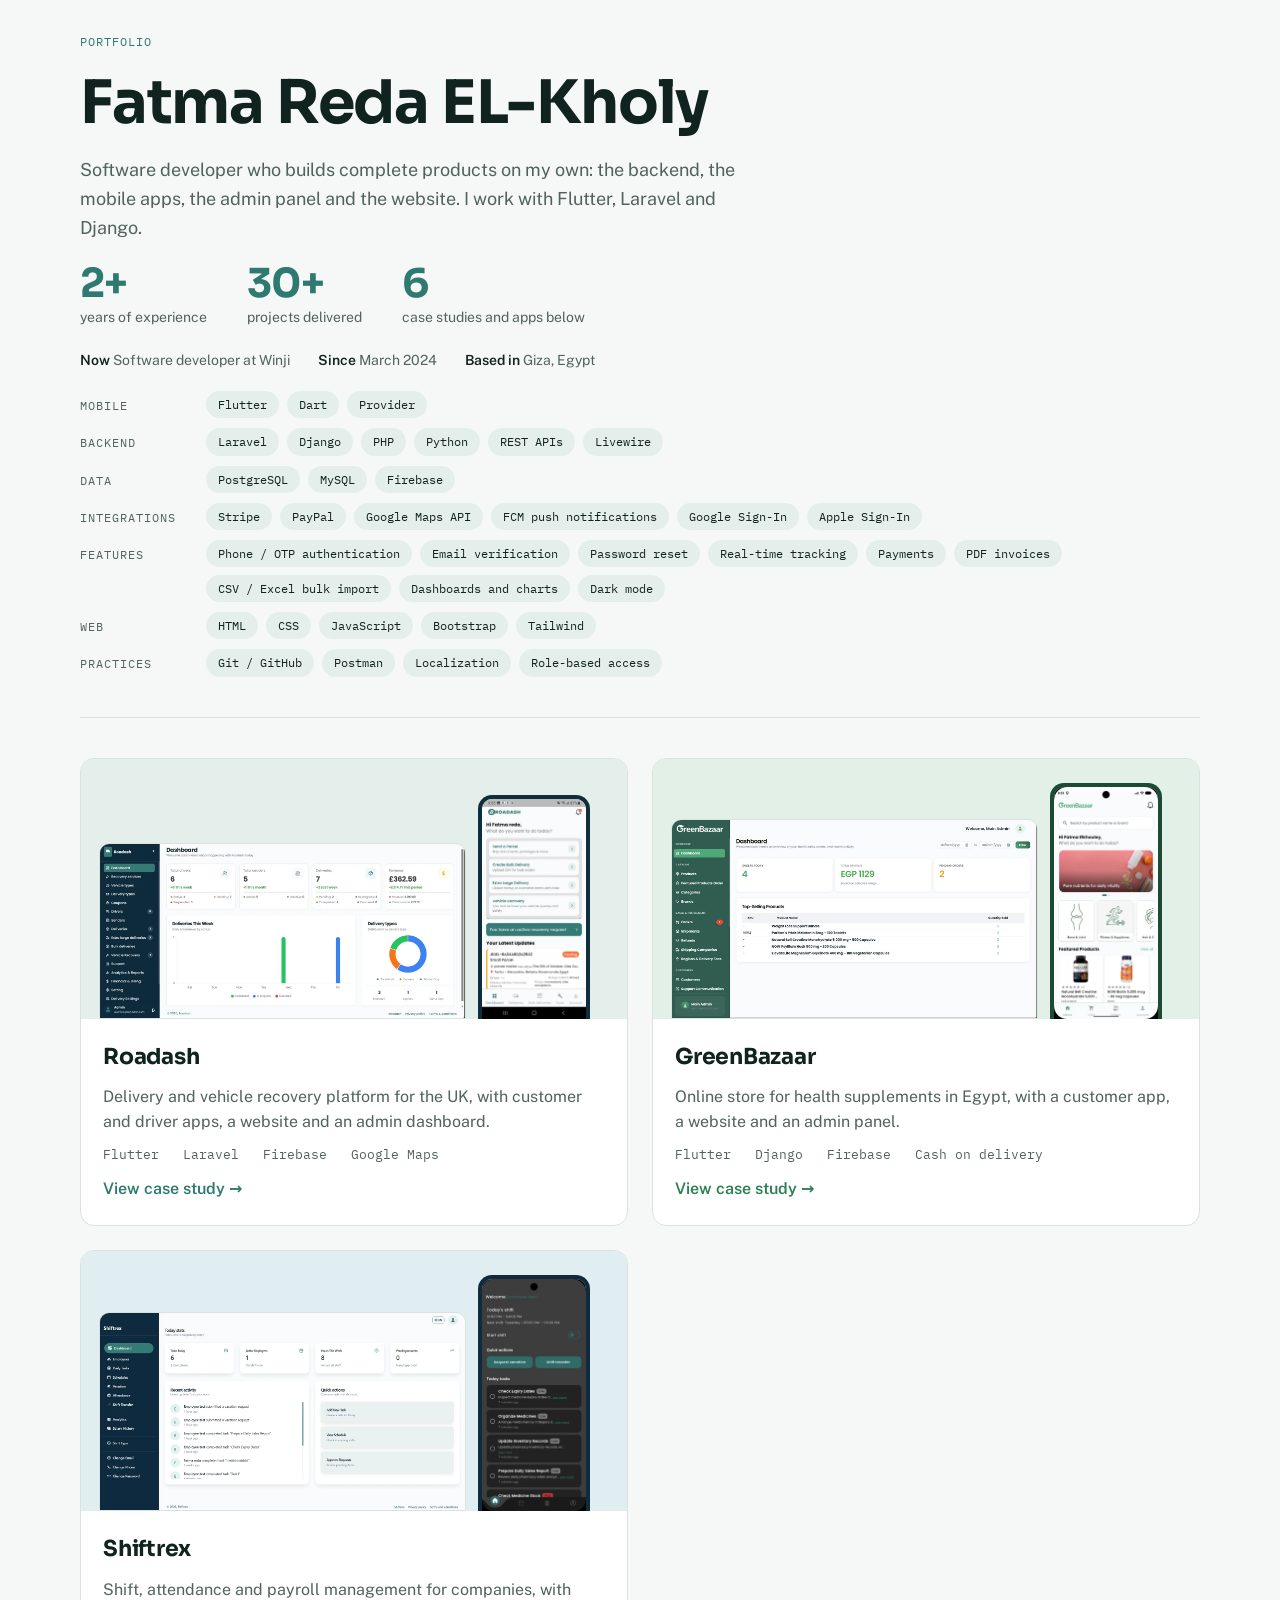
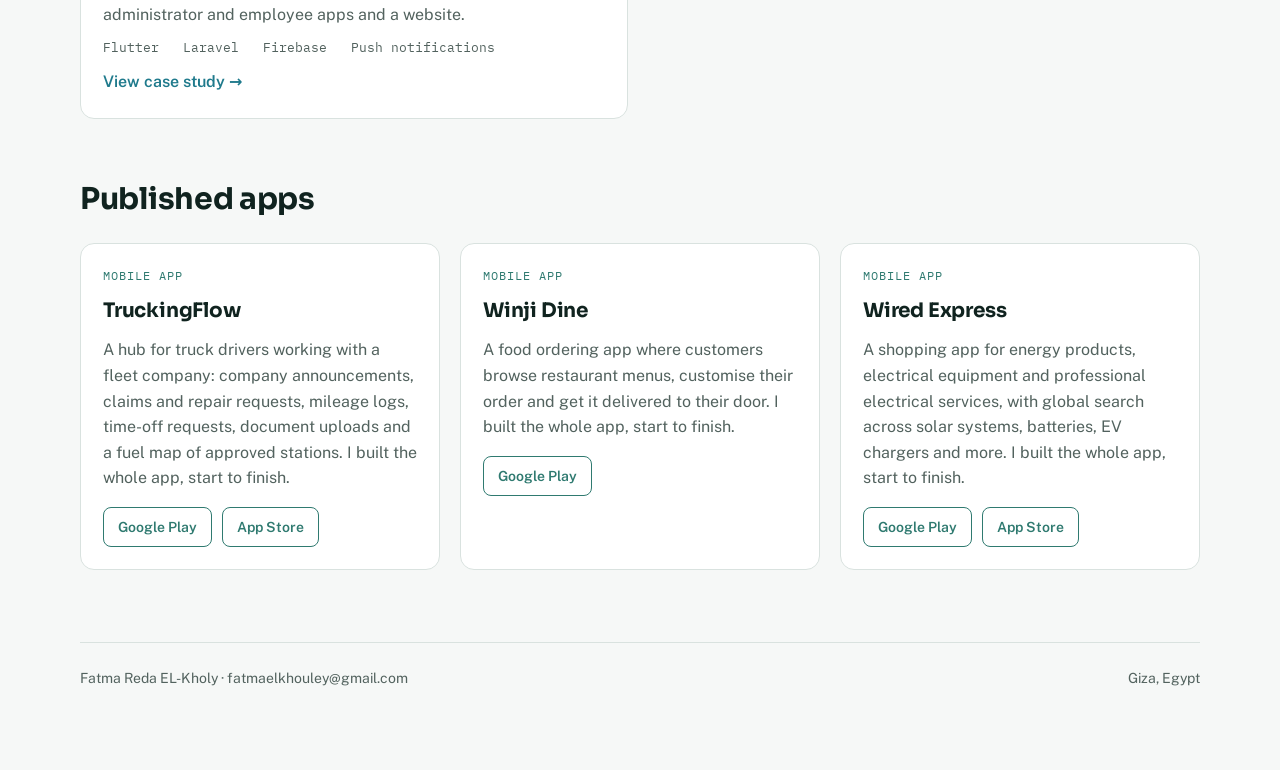
<file: index.html>
<!doctype html><html lang="en"><head><meta charset="utf-8"><meta name="viewport" content="width=device-width,initial-scale=1"><title>Fatma Reda Portfolio</title><link rel="stylesheet" href="https://fonts.googleapis.com/css2?family=Sora:wght@500;700&family=Public+Sans:wght@400;500;600&family=IBM+Plex+Mono:wght@400;500&display=swap"><link rel="stylesheet" href="style.css"></head><body><div class="wrap">
<header><div class="kicker">Portfolio</div><h1>Fatma Reda EL-Kholy</h1>
<p class="lede">Software developer who builds complete products on my own: the backend, the mobile apps, the admin panel and the website. I work with Flutter, Laravel and Django.</p>
<div class="stats"><div><b>2+</b><span>years of experience</span></div><div><b>30+</b><span>projects delivered</span></div><div><b>6</b><span>case studies and apps below</span></div></div>
<div class="meta"><span><b>Now</b> Software developer at Winji</span><span><b>Since</b> March 2024</span><span><b>Based in</b> Giza, Egypt</span></div>
<div class="skills"><div class="skill"><span class="skill-label">Mobile</span><ul class="chips"><li>Flutter</li><li>Dart</li><li>Provider</li></ul></div><div class="skill"><span class="skill-label">Backend</span><ul class="chips"><li>Laravel</li><li>Django</li><li>PHP</li><li>Python</li><li>REST APIs</li><li>Livewire</li></ul></div><div class="skill"><span class="skill-label">Data</span><ul class="chips"><li>PostgreSQL</li><li>MySQL</li><li>Firebase</li></ul></div><div class="skill"><span class="skill-label">Integrations</span><ul class="chips"><li>Stripe</li><li>PayPal</li><li>Google Maps API</li><li>FCM push notifications</li><li>Google Sign-In</li><li>Apple Sign-In</li></ul></div><div class="skill"><span class="skill-label">Features</span><ul class="chips"><li>Phone / OTP authentication</li><li>Email verification</li><li>Password reset</li><li>Real-time tracking</li><li>Payments</li><li>PDF invoices</li><li>CSV / Excel bulk import</li><li>Dashboards and charts</li><li>Dark mode</li></ul></div><div class="skill"><span class="skill-label">Web</span><ul class="chips"><li>HTML</li><li>CSS</li><li>JavaScript</li><li>Bootstrap</li><li>Tailwind</li></ul></div><div class="skill"><span class="skill-label">Practices</span><ul class="chips"><li>Git / GitHub</li><li>Postman</li><li>Localization</li><li>Role-based access</li></ul></div></div></header>
<div class="projects">
<a class="card" href="roadash.html" data-project="roadash"><div class="cover"><img class="wide" src="img/roadash/a1.webp" alt="Roadash admin dashboard"><img class="tall" src="img/roadash/c2.webp" alt="Roadash customer app"></div><div class="body"><h3>Roadash</h3><p>Delivery and vehicle recovery platform for the UK, with customer and driver apps, a website and an admin dashboard.</p><ul class="stack"><li>Flutter</li><li>Laravel</li><li>Firebase</li><li>Google Maps</li></ul><span class="more">View case study &rarr;</span></div></a>
<a class="card" href="greenbazaar.html" data-project="greenbazaar"><div class="cover"><img class="wide" src="img/greenbazaar/a1.webp" alt="GreenBazaar admin dashboard"><img class="tall" src="img/greenbazaar/c1.webp" alt="GreenBazaar customer app"></div><div class="body"><h3>GreenBazaar</h3><p>Online store for health supplements in Egypt, with a customer app, a website and an admin panel.</p><ul class="stack"><li>Flutter</li><li>Django</li><li>Firebase</li><li>Cash on delivery</li></ul><span class="more">View case study &rarr;</span></div></a>

<a class="card" href="shiftrex.html" data-project="shiftrex"><div class="cover"><img class="wide" src="img/shiftrex/wa2.webp" alt="Shiftrex administrator dashboard"><img class="tall" src="img/shiftrex/ae1.webp" alt="Shiftrex employee app"></div><div class="body"><h3>Shiftrex</h3><p>Shift, attendance and payroll management for companies, with administrator and employee apps and a website.</p><ul class="stack"><li>Flutter</li><li>Laravel</li><li>Firebase</li><li>Push notifications</li></ul><span class="more">View case study &rarr;</span></div></a>
</div>
<h2 class="apps-title">Published apps</h2>
<div class="apps">
<div class="app"><span class="kind">Mobile app</span><h3>TruckingFlow</h3><p>A hub for truck drivers working with a fleet company: company announcements, claims and repair requests, mileage logs, time-off requests, document uploads and a fuel map of approved stations. I built the whole app, start to finish.</p><div class="stores"><a href="https://play.google.com/store/apps/details?id=com.truckingflow.app&amp;hl=en-US" target="_blank" rel="noopener">Google Play</a><a href="https://apps.apple.com/eg/app/trucking-flow/id6738584455" target="_blank" rel="noopener">App Store</a></div></div>
<div class="app"><span class="kind">Mobile app</span><h3>Winji Dine</h3><p>A food ordering app where customers browse restaurant menus, customise their order and get it delivered to their door. I built the whole app, start to finish.</p><div class="stores"><a href="https://play.google.com/store/apps/details?id=com.winjidine.app&amp;hl=en-US" target="_blank" rel="noopener">Google Play</a></div></div>
<div class="app"><span class="kind">Mobile app</span><h3>Wired Express</h3><p>A shopping app for energy products, electrical equipment and professional electrical services, with global search across solar systems, batteries, EV chargers and more. I built the whole app, start to finish.</p><div class="stores"><a href="https://play.google.com/store/apps/details?id=com.wiredexpress01.app&amp;hl=en-US" target="_blank" rel="noopener">Google Play</a><a href="https://apps.apple.com/eg/app/wired-express/id6736981060" target="_blank" rel="noopener">App Store</a></div></div>
</div>
<footer><span>Fatma Reda EL-Kholy &middot; fatmaelkhouley@gmail.com</span><span>Giza, Egypt</span></footer></div></body></html>
</file>
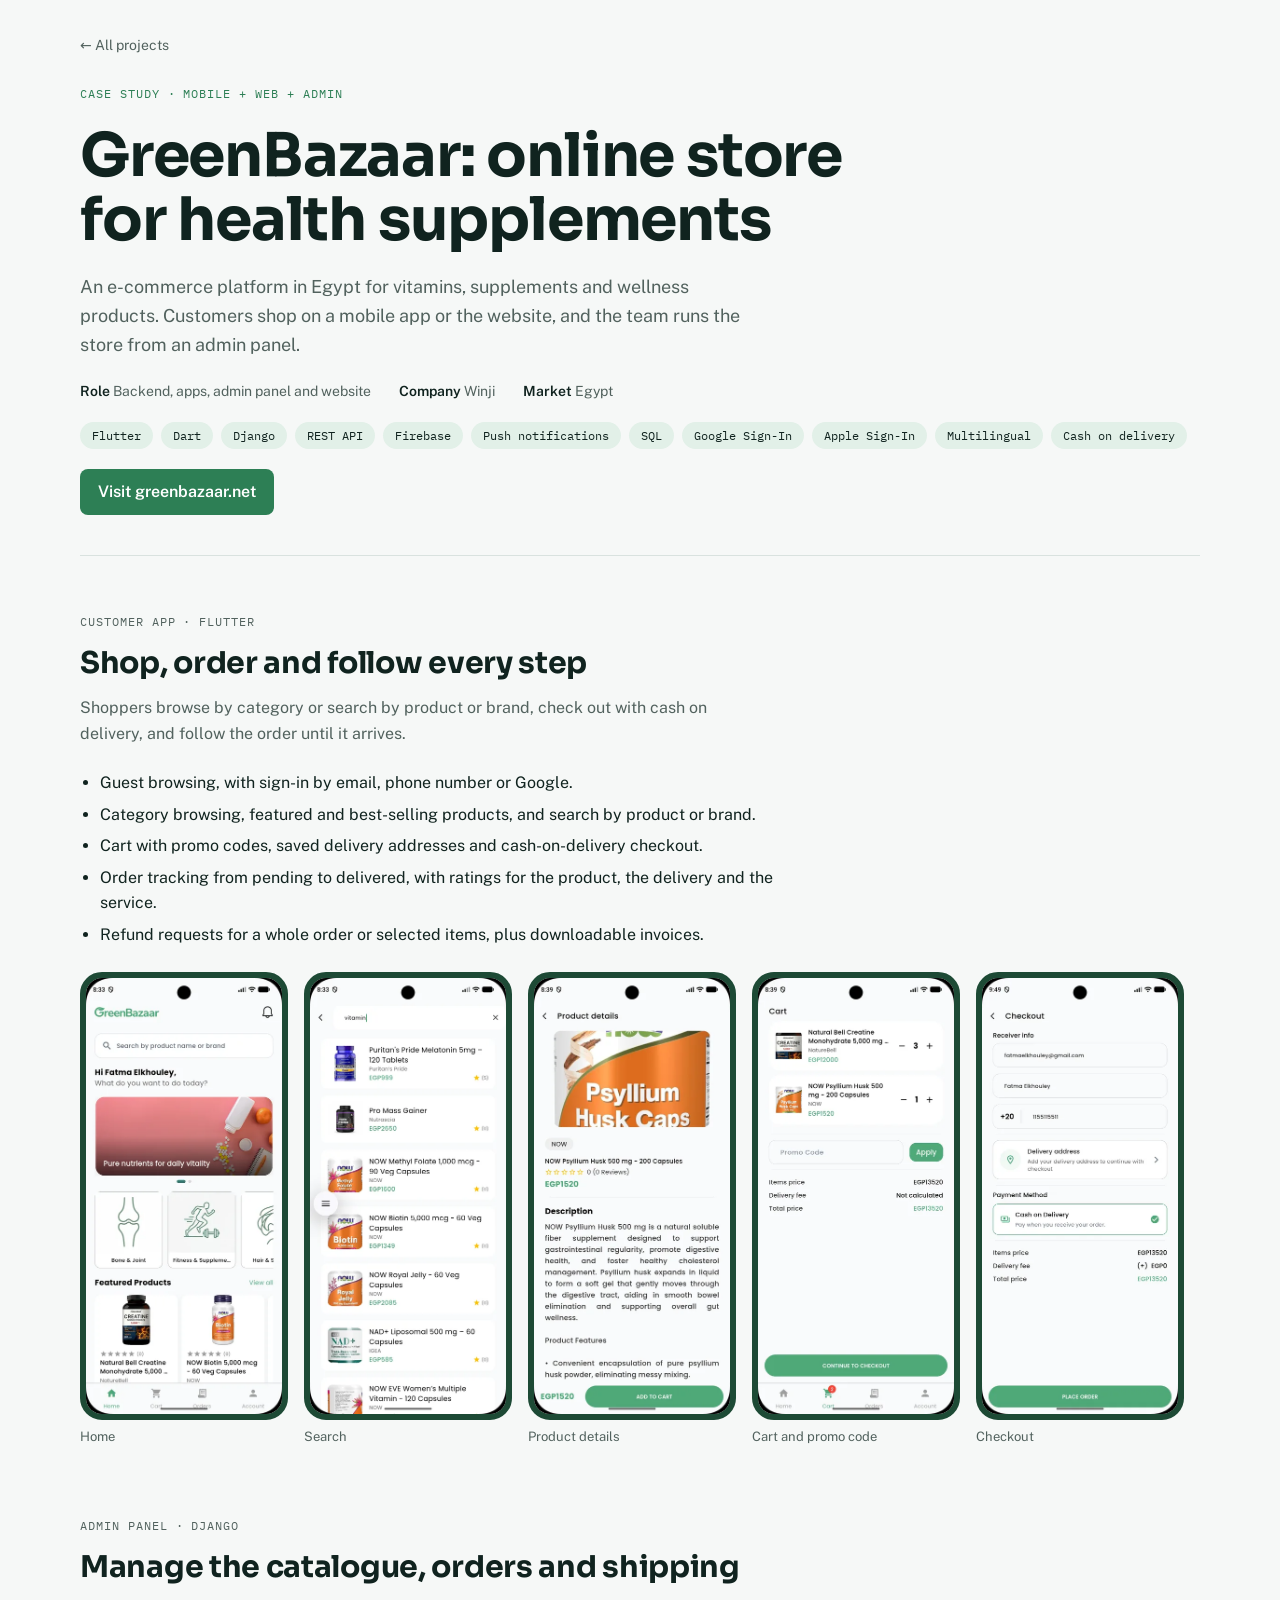
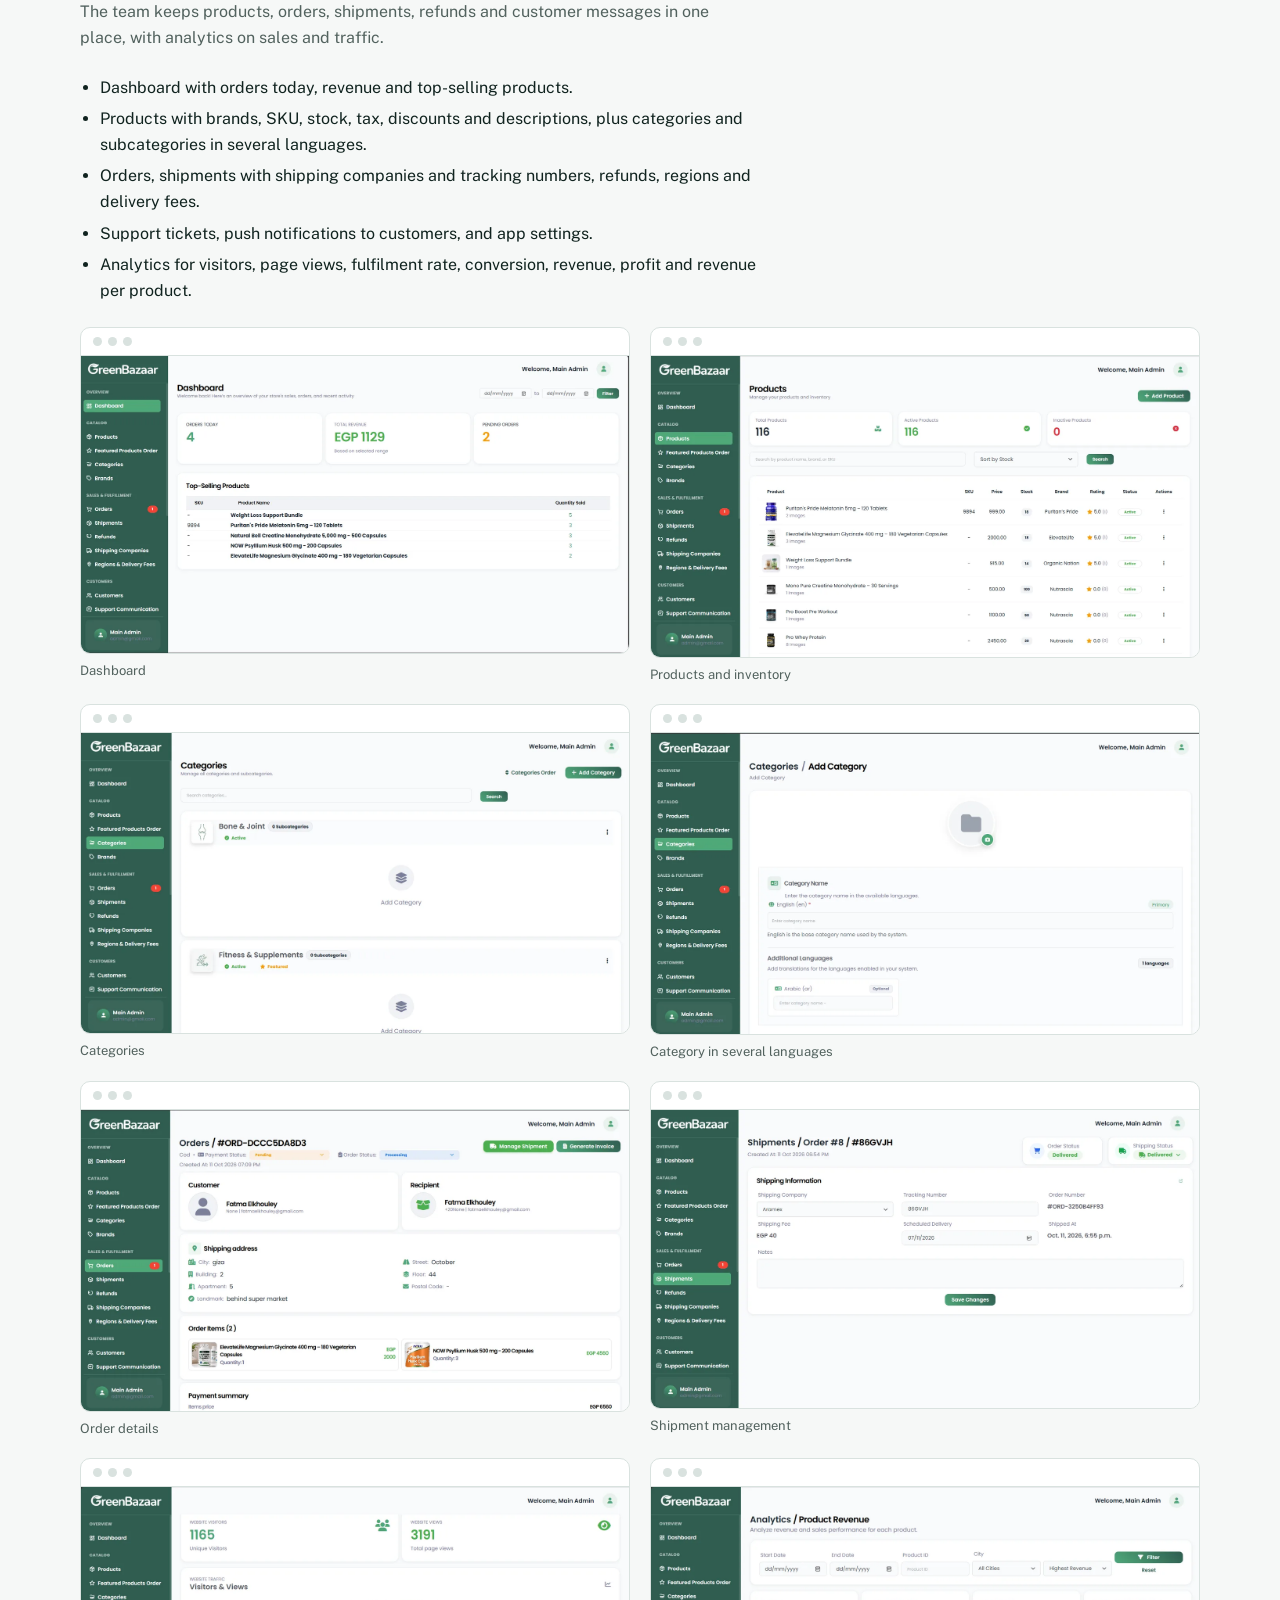
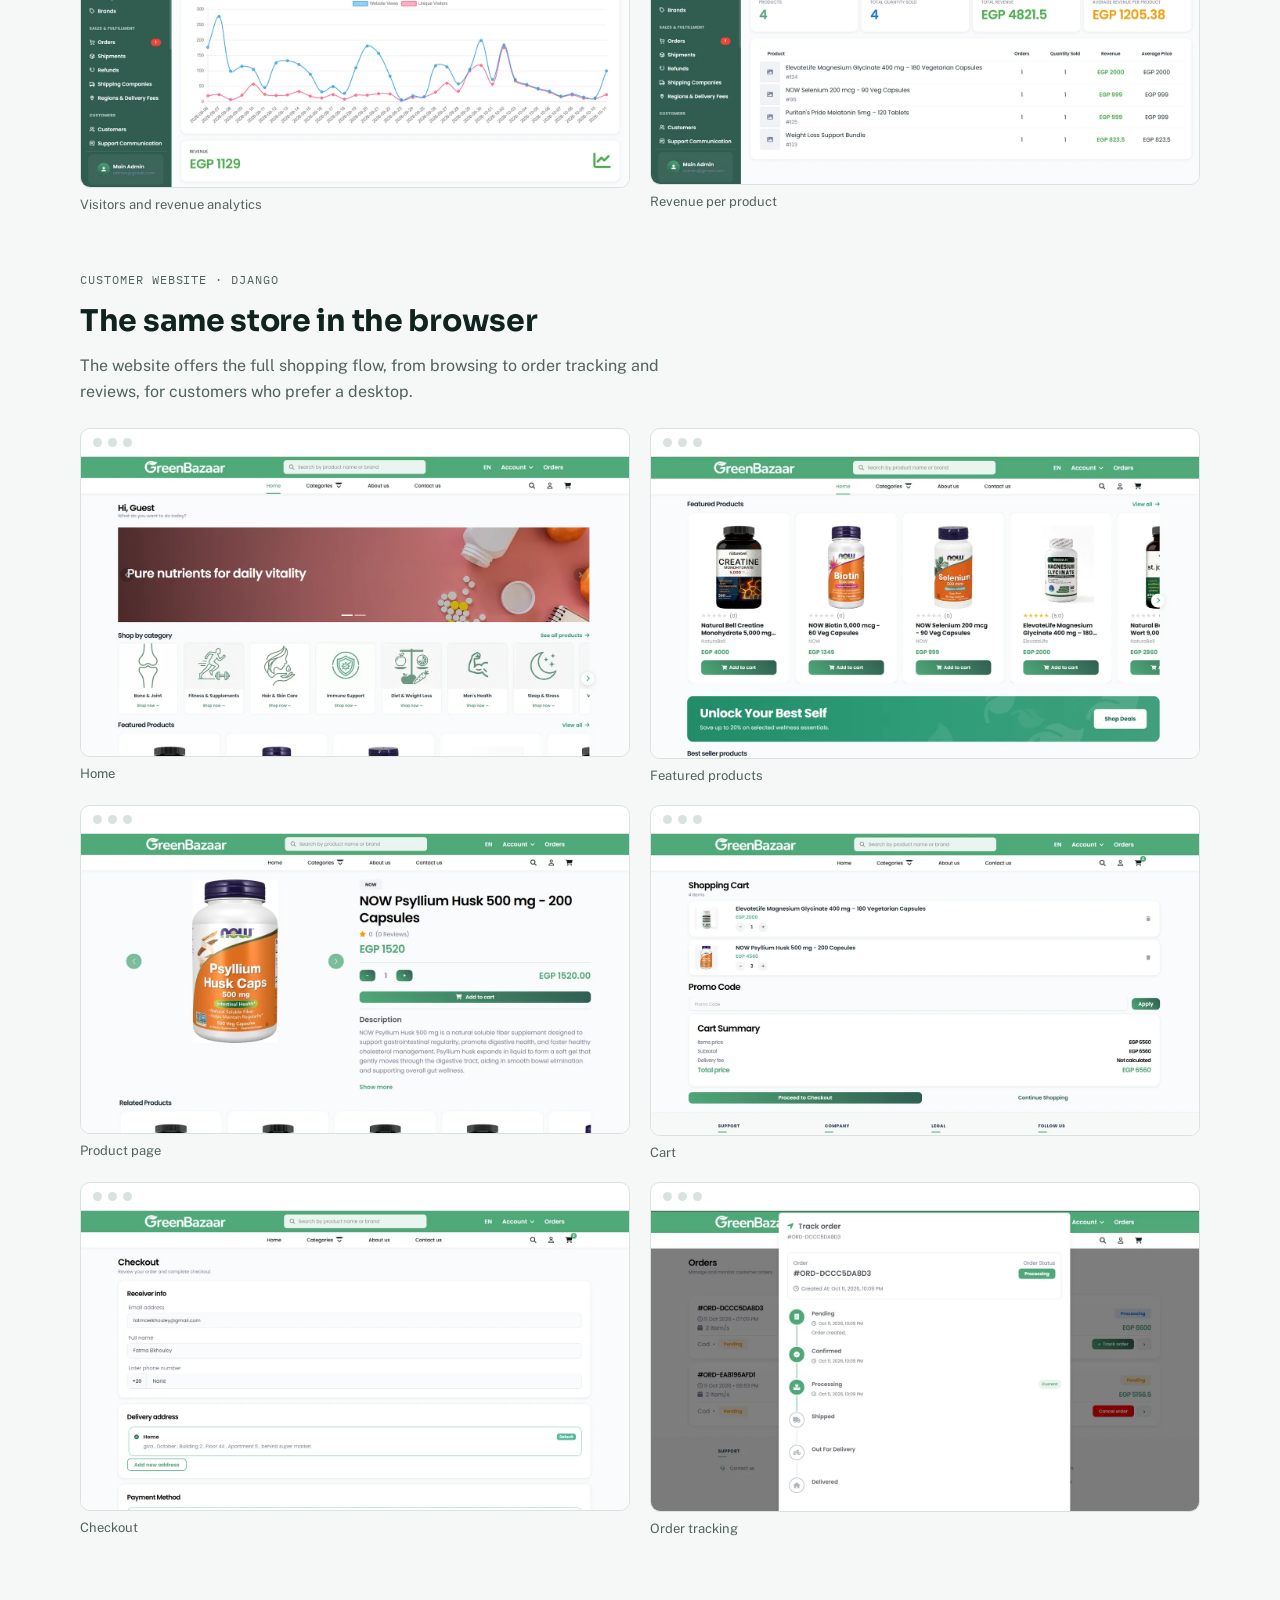
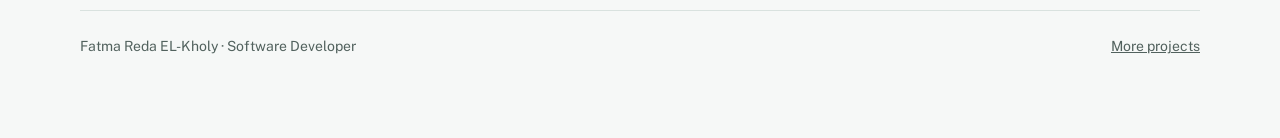
<file: greenbazaar.html>
<!doctype html><html lang="en" data-project="greenbazaar"><head><meta charset="utf-8"><meta name="viewport" content="width=device-width,initial-scale=1"><title>GreenBazaar Case Study</title><link rel="stylesheet" href="https://fonts.googleapis.com/css2?family=Sora:wght@500;700&family=Public+Sans:wght@400;500;600&family=IBM+Plex+Mono:wght@400;500&display=swap"><link rel="stylesheet" href="style.css"></head><body><div class="wrap">
<a class="back" href="index.html">&larr; All projects</a>
<header><div class="kicker">Case study · Mobile + Web + Admin</div><h1>GreenBazaar: online store for health supplements</h1><p class="lede">An e-commerce platform in Egypt for vitamins, supplements and wellness products. Customers shop on a mobile app or the website, and the team runs the store from an admin panel.</p><div class="meta"><span><b>Role</b> Backend, apps, admin panel and website</span><span><b>Company</b> Winji</span><span><b>Market</b> Egypt</span></div><ul class="chips"><li>Flutter</li><li>Dart</li><li>Django</li><li>REST API</li><li>Firebase</li><li>Push notifications</li><li>SQL</li><li>Google Sign-In</li><li>Apple Sign-In</li><li>Multilingual</li><li>Cash on delivery</li></ul><a class="link" href="https://greenbazaar.net/" target="_blank" rel="noopener">Visit greenbazaar.net</a></header>
<section><div class="head"><span class="tag">Customer app · Flutter</span><h2>Shop, order and follow every step</h2><p>Shoppers browse by category or search by product or brand, check out with cash on delivery, and follow the order until it arrives.</p></div><ul class="pts"><li>Guest browsing, with sign-in by email, phone number or Google.</li><li>Category browsing, featured and best-selling products, and search by product or brand.</li><li>Cart with promo codes, saved delivery addresses and cash-on-delivery checkout.</li><li>Order tracking from pending to delivered, with ratings for the product, the delivery and the service.</li><li>Refund requests for a whole order or selected items, plus downloadable invoices.</li></ul><div class="strip" tabindex="0" aria-label="Customer app screenshots"><figure class="phone"><img src="img/greenbazaar/c1.webp" alt="Home screen with categories and featured products" loading="lazy"><figcaption>Home</figcaption></figure><figure class="phone"><img src="img/greenbazaar/c2.webp" alt="Search results for vitamins" loading="lazy"><figcaption>Search</figcaption></figure><figure class="phone"><img src="img/greenbazaar/c3.webp" alt="Product details" loading="lazy"><figcaption>Product details</figcaption></figure><figure class="phone"><img src="img/greenbazaar/c4.webp" alt="Shopping cart with promo code" loading="lazy"><figcaption>Cart and promo code</figcaption></figure><figure class="phone"><img src="img/greenbazaar/c5.webp" alt="Checkout with cash on delivery" loading="lazy"><figcaption>Checkout</figcaption></figure><figure class="phone"><img src="img/greenbazaar/c6.webp" alt="Order tracking timeline" loading="lazy"><figcaption>Order tracking</figcaption></figure><figure class="phone"><img src="img/greenbazaar/c7.webp" alt="Rating the delivery and service" loading="lazy"><figcaption>Delivery and service rating</figcaption></figure><figure class="phone"><img src="img/greenbazaar/c8.webp" alt="Refund request with item selection" loading="lazy"><figcaption>Refund request</figcaption></figure><figure class="phone"><img src="img/greenbazaar/c9.webp" alt="Order invoice" loading="lazy"><figcaption>Invoice</figcaption></figure></div></section><section><div class="head"><span class="tag">Admin panel · Django</span><h2>Manage the catalogue, orders and shipping</h2><p>The team keeps products, orders, shipments, refunds and customer messages in one place, with analytics on sales and traffic.</p></div><ul class="pts"><li>Dashboard with orders today, revenue and top-selling products.</li><li>Products with brands, SKU, stock, tax, discounts and descriptions, plus categories and subcategories in several languages.</li><li>Orders, shipments with shipping companies and tracking numbers, refunds, regions and delivery fees.</li><li>Support tickets, push notifications to customers, and app settings.</li><li>Analytics for visitors, page views, fulfilment rate, conversion, revenue, profit and revenue per product.</li></ul><div class="grid"><figure class="shot"><div class="frame"><i><span></span><span></span><span></span></i><img src="img/greenbazaar/a1.webp" alt="Admin dashboard" loading="lazy"></div><figcaption>Dashboard</figcaption></figure><figure class="shot"><div class="frame"><i><span></span><span></span><span></span></i><img src="img/greenbazaar/a2.webp" alt="Products list" loading="lazy"></div><figcaption>Products and inventory</figcaption></figure><figure class="shot"><div class="frame"><i><span></span><span></span><span></span></i><img src="img/greenbazaar/a3.webp" alt="Categories" loading="lazy"></div><figcaption>Categories</figcaption></figure><figure class="shot"><div class="frame"><i><span></span><span></span><span></span></i><img src="img/greenbazaar/a4.webp" alt="Add category with translations" loading="lazy"></div><figcaption>Category in several languages</figcaption></figure><figure class="shot"><div class="frame"><i><span></span><span></span><span></span></i><img src="img/greenbazaar/a5.webp" alt="Order details" loading="lazy"></div><figcaption>Order details</figcaption></figure><figure class="shot"><div class="frame"><i><span></span><span></span><span></span></i><img src="img/greenbazaar/a6.webp" alt="Shipment details" loading="lazy"></div><figcaption>Shipment management</figcaption></figure><figure class="shot"><div class="frame"><i><span></span><span></span><span></span></i><img src="img/greenbazaar/a7.webp" alt="Visitors analytics chart" loading="lazy"></div><figcaption>Visitors and revenue analytics</figcaption></figure><figure class="shot"><div class="frame"><i><span></span><span></span><span></span></i><img src="img/greenbazaar/a8.webp" alt="Product revenue report" loading="lazy"></div><figcaption>Revenue per product</figcaption></figure></div></section><section><div class="head"><span class="tag">Customer website · Django</span><h2>The same store in the browser</h2><p>The website offers the full shopping flow, from browsing to order tracking and reviews, for customers who prefer a desktop.</p></div><div class="grid"><figure class="shot"><div class="frame"><i><span></span><span></span><span></span></i><img src="img/greenbazaar/w1.webp" alt="Website home page" loading="lazy"></div><figcaption>Home</figcaption></figure><figure class="shot"><div class="frame"><i><span></span><span></span><span></span></i><img src="img/greenbazaar/w2.webp" alt="Featured products" loading="lazy"></div><figcaption>Featured products</figcaption></figure><figure class="shot"><div class="frame"><i><span></span><span></span><span></span></i><img src="img/greenbazaar/w3.webp" alt="Product page" loading="lazy"></div><figcaption>Product page</figcaption></figure><figure class="shot"><div class="frame"><i><span></span><span></span><span></span></i><img src="img/greenbazaar/w4.webp" alt="Shopping cart" loading="lazy"></div><figcaption>Cart</figcaption></figure><figure class="shot"><div class="frame"><i><span></span><span></span><span></span></i><img src="img/greenbazaar/w5.webp" alt="Checkout" loading="lazy"></div><figcaption>Checkout</figcaption></figure><figure class="shot"><div class="frame"><i><span></span><span></span><span></span></i><img src="img/greenbazaar/w6.webp" alt="Order tracking" loading="lazy"></div><figcaption>Order tracking</figcaption></figure></div></section>
<footer><span>Fatma Reda EL-Kholy &middot; Software Developer</span><a href="index.html">More projects</a></footer></div></body></html>
</file>
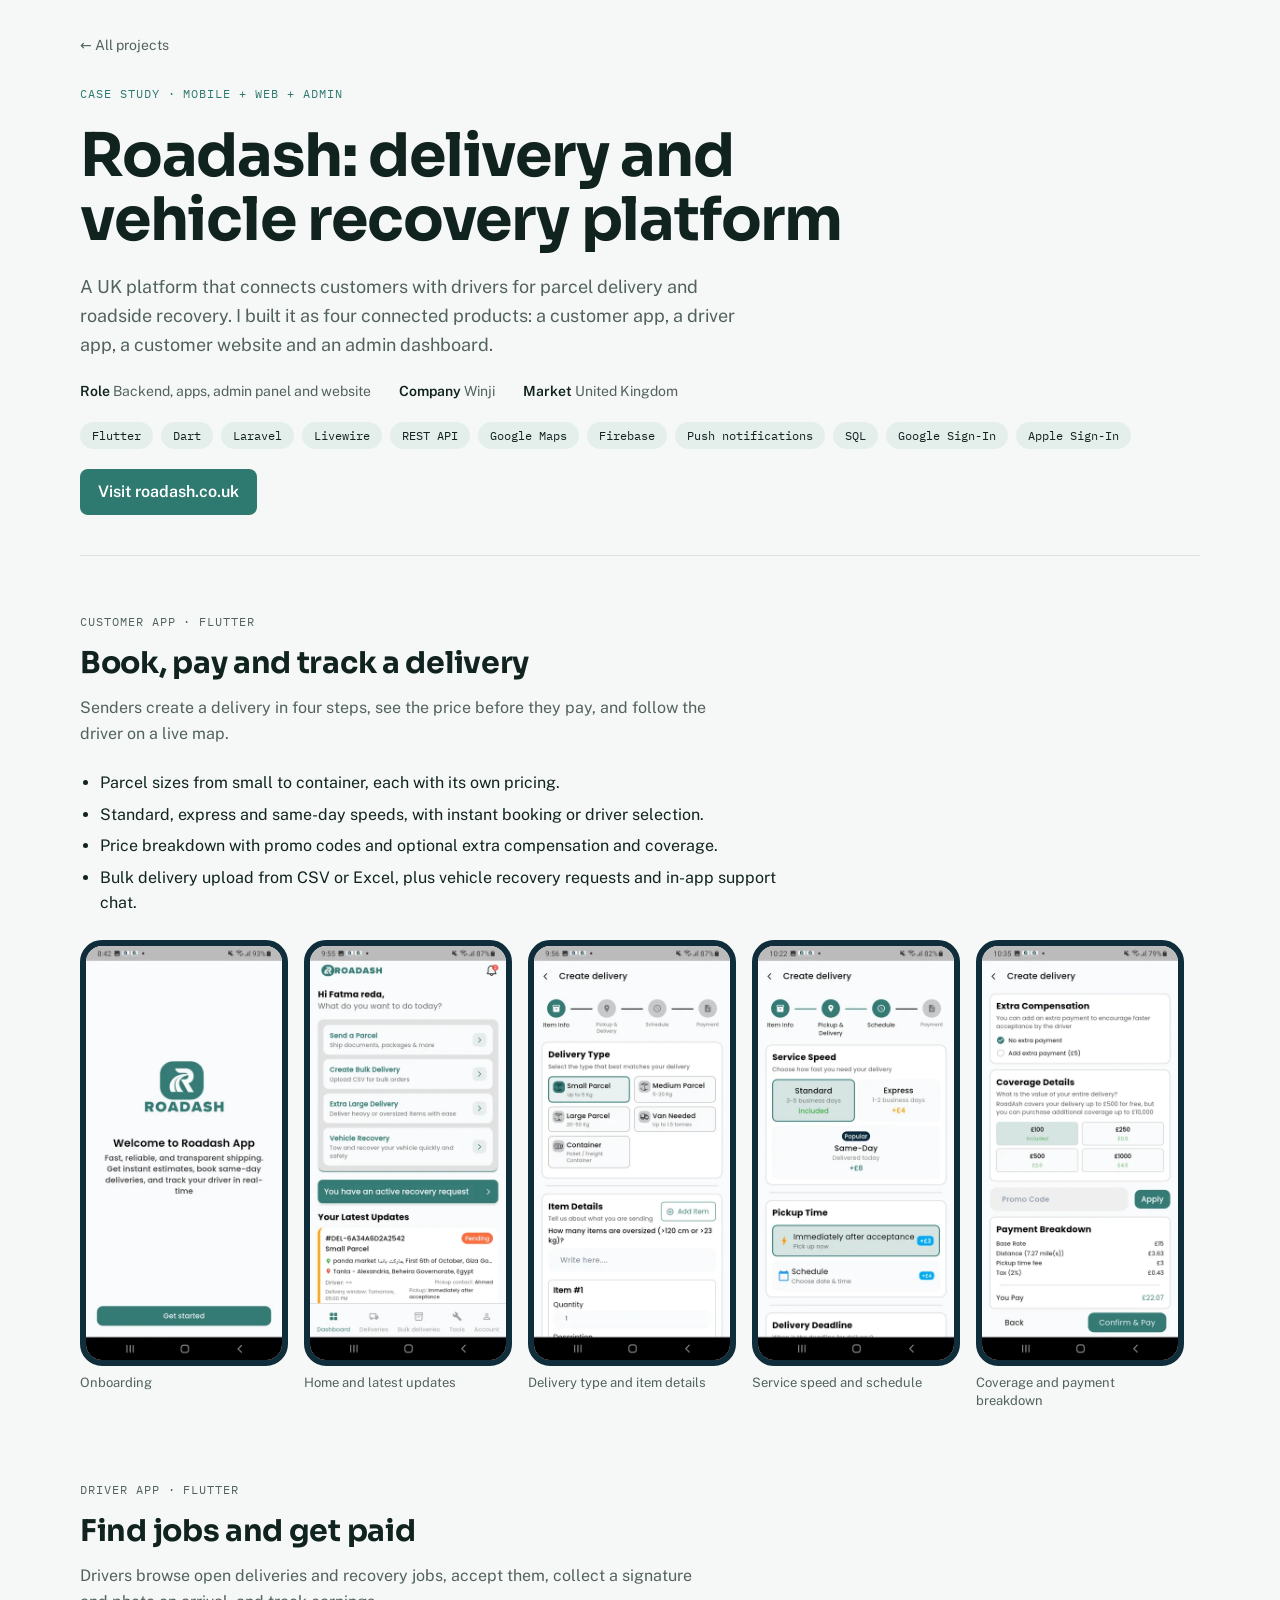
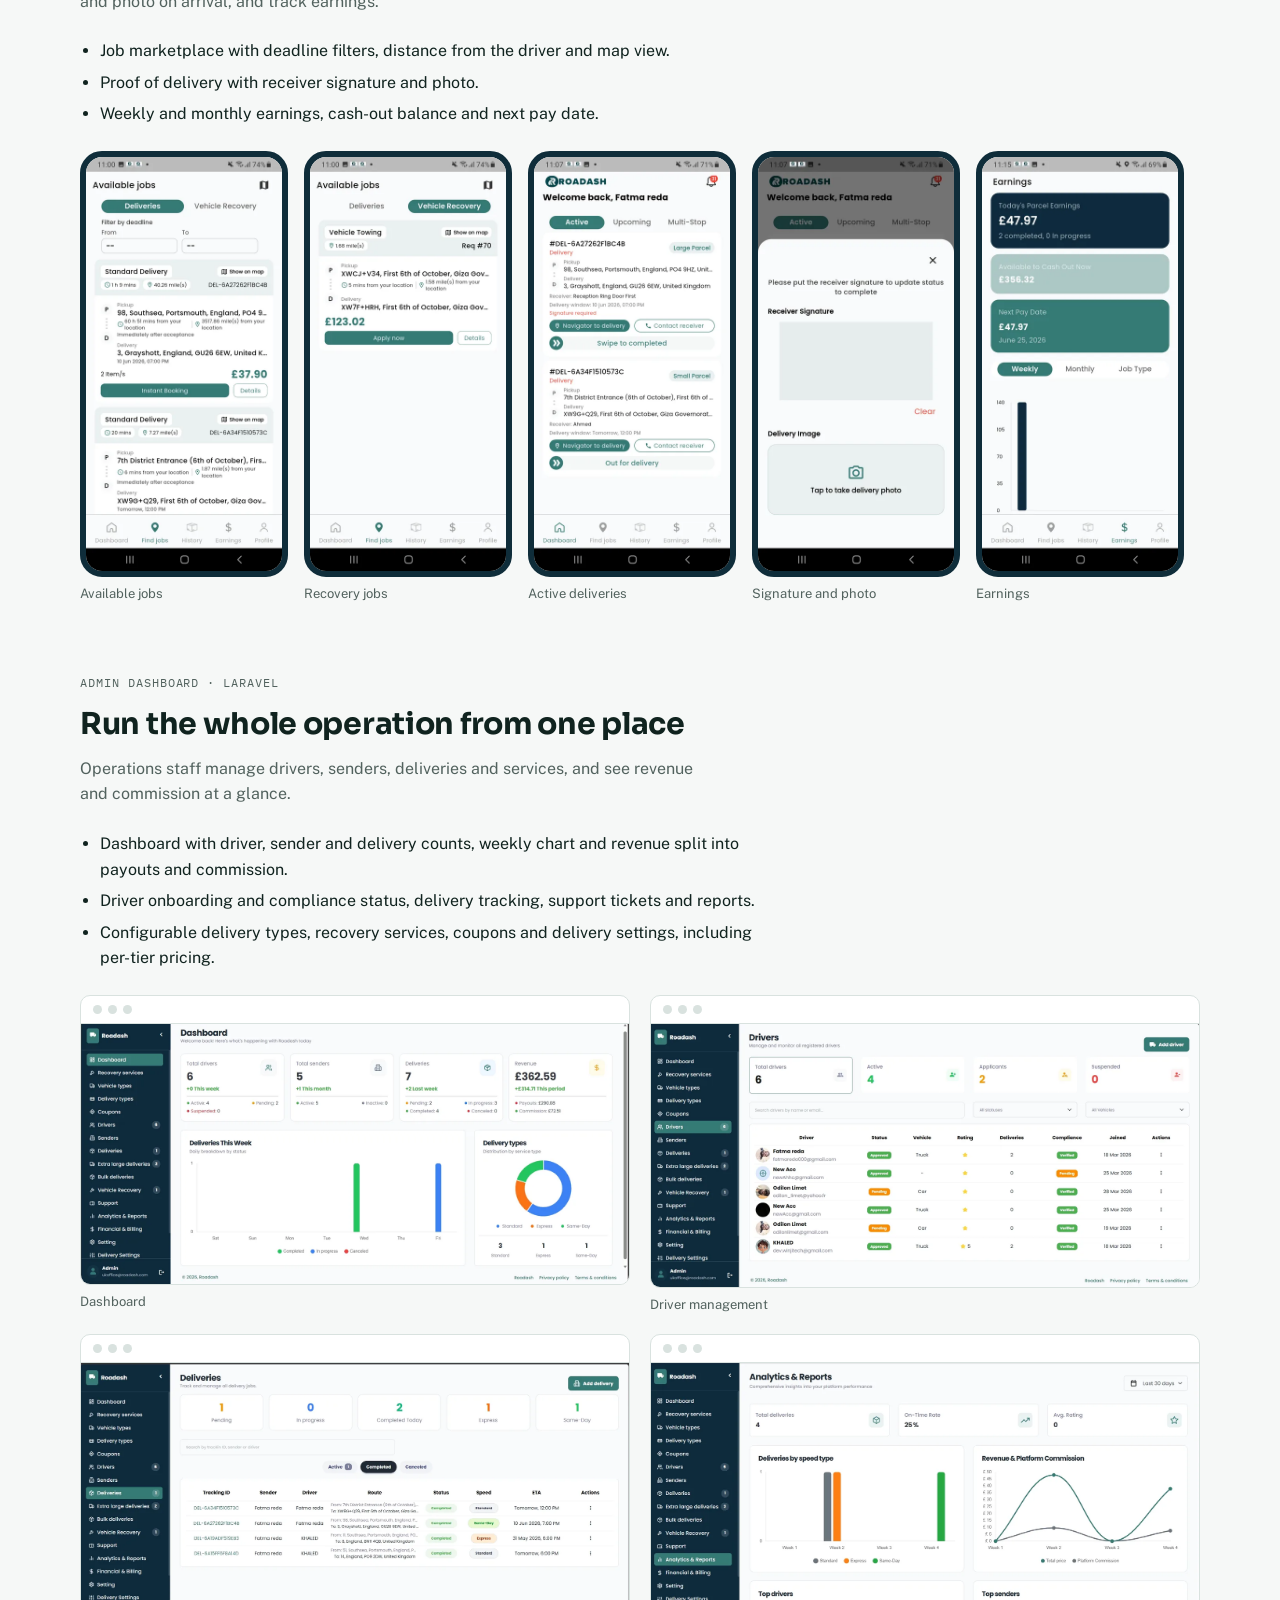
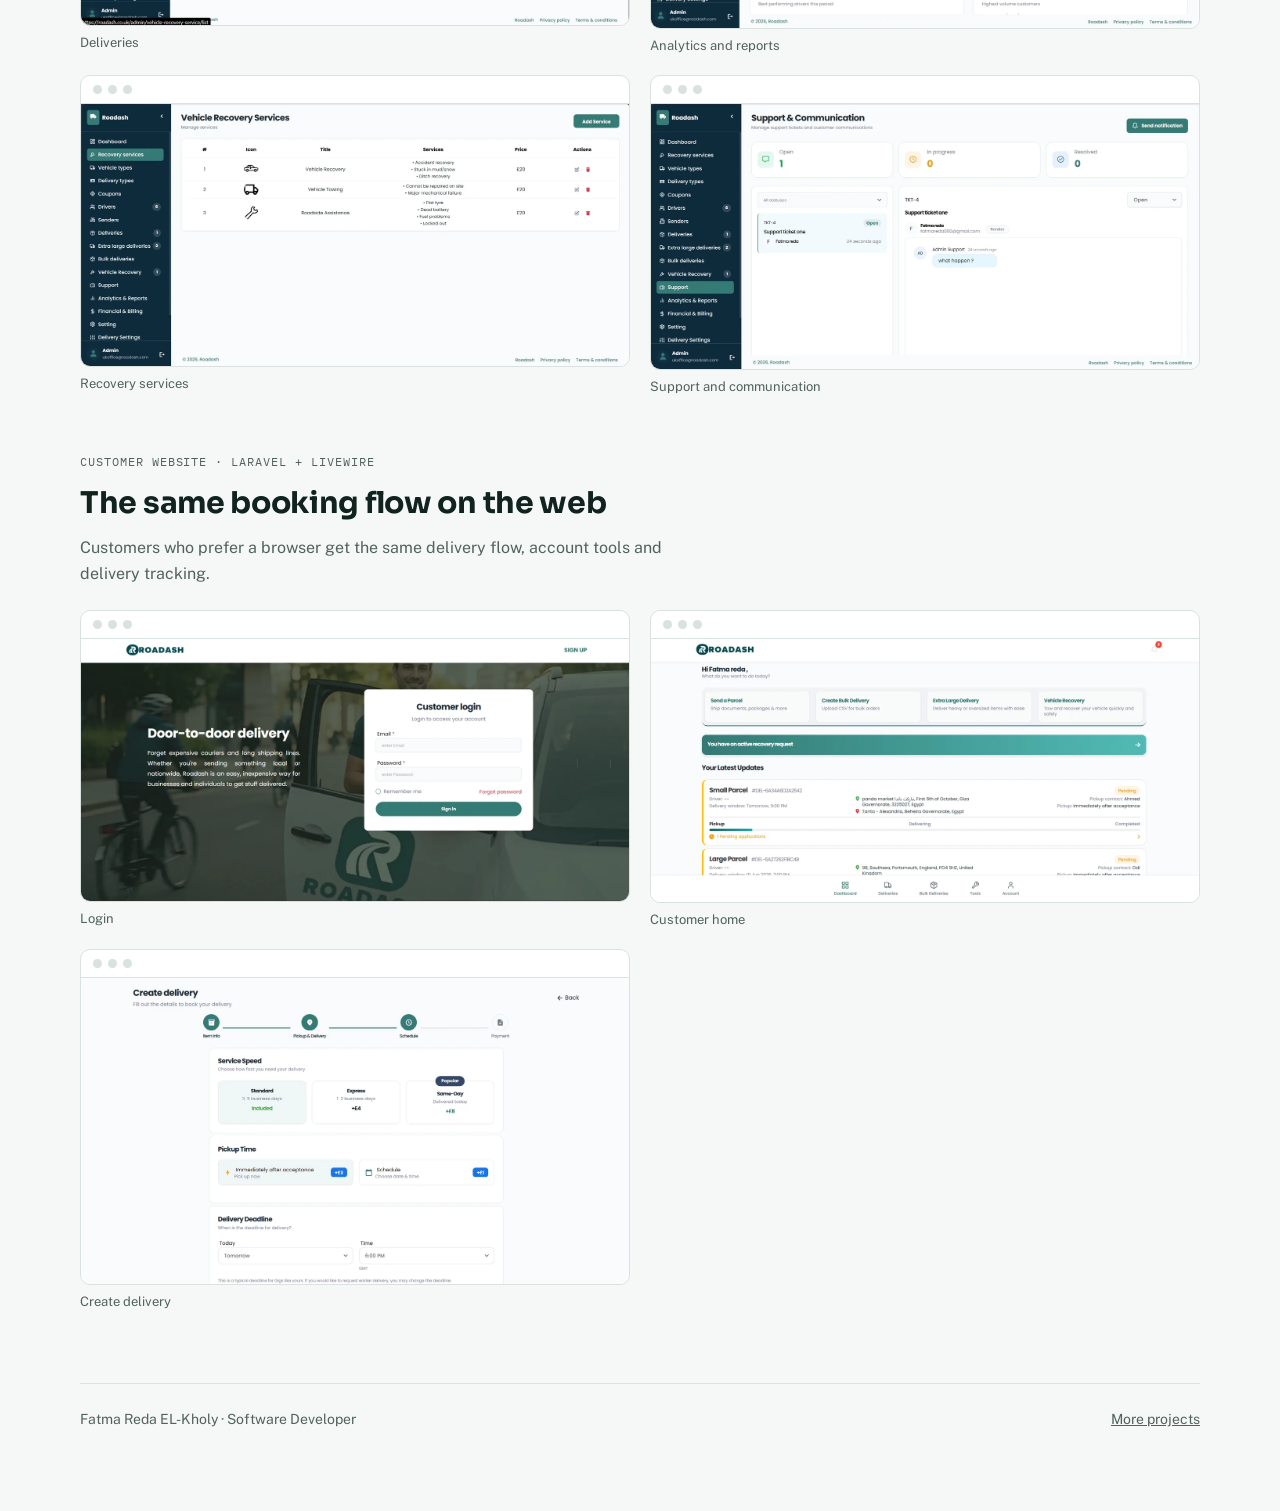
<file: roadash.html>
<!doctype html><html lang="en" data-project="roadash"><head><meta charset="utf-8"><meta name="viewport" content="width=device-width,initial-scale=1"><title>Roadash Case Study</title><link rel="stylesheet" href="https://fonts.googleapis.com/css2?family=Sora:wght@500;700&family=Public+Sans:wght@400;500;600&family=IBM+Plex+Mono:wght@400;500&display=swap"><link rel="stylesheet" href="style.css"></head><body><div class="wrap">
<a class="back" href="index.html">&larr; All projects</a>
<header><div class="kicker">Case study · Mobile + Web + Admin</div><h1>Roadash: delivery and vehicle recovery platform</h1><p class="lede">A UK platform that connects customers with drivers for parcel delivery and roadside recovery. I built it as four connected products: a customer app, a driver app, a customer website and an admin dashboard.</p><div class="meta"><span><b>Role</b> Backend, apps, admin panel and website</span><span><b>Company</b> Winji</span><span><b>Market</b> United Kingdom</span></div><ul class="chips"><li>Flutter</li><li>Dart</li><li>Laravel</li><li>Livewire</li><li>REST API</li><li>Google Maps</li><li>Firebase</li><li>Push notifications</li><li>SQL</li><li>Google Sign-In</li><li>Apple Sign-In</li></ul><a class="link" href="https://roadash.co.uk/" target="_blank" rel="noopener">Visit roadash.co.uk</a></header>
<section><div class="head"><span class="tag">Customer app · Flutter</span><h2>Book, pay and track a delivery</h2><p>Senders create a delivery in four steps, see the price before they pay, and follow the driver on a live map.</p></div><ul class="pts"><li>Parcel sizes from small to container, each with its own pricing.</li><li>Standard, express and same-day speeds, with instant booking or driver selection.</li><li>Price breakdown with promo codes and optional extra compensation and coverage.</li><li>Bulk delivery upload from CSV or Excel, plus vehicle recovery requests and in-app support chat.</li></ul><div class="strip" tabindex="0" aria-label="Customer app screenshots"><figure class="phone"><img src="img/roadash/c1.webp" alt="Roadash welcome screen" loading="lazy"><figcaption>Onboarding</figcaption></figure><figure class="phone"><img src="img/roadash/c2.webp" alt="Customer home screen" loading="lazy"><figcaption>Home and latest updates</figcaption></figure><figure class="phone"><img src="img/roadash/c3.webp" alt="Create delivery, item details" loading="lazy"><figcaption>Delivery type and item details</figcaption></figure><figure class="phone"><img src="img/roadash/c4.webp" alt="Service speed and pickup time" loading="lazy"><figcaption>Service speed and schedule</figcaption></figure><figure class="phone"><img src="img/roadash/c5.webp" alt="Payment breakdown" loading="lazy"><figcaption>Coverage and payment breakdown</figcaption></figure><figure class="phone"><img src="img/roadash/c6.webp" alt="Live delivery tracking on a map" loading="lazy"><figcaption>Live tracking with ETA</figcaption></figure><figure class="phone"><img src="img/roadash/c7.webp" alt="Bulk upload screen" loading="lazy"><figcaption>Bulk upload</figcaption></figure><figure class="phone"><img src="img/roadash/c8.webp" alt="Vehicle recovery requests" loading="lazy"><figcaption>Vehicle recovery history</figcaption></figure></div></section><section><div class="head"><span class="tag">Driver app · Flutter</span><h2>Find jobs and get paid</h2><p>Drivers browse open deliveries and recovery jobs, accept them, collect a signature and photo on arrival, and track earnings.</p></div><ul class="pts"><li>Job marketplace with deadline filters, distance from the driver and map view.</li><li>Proof of delivery with receiver signature and photo.</li><li>Weekly and monthly earnings, cash-out balance and next pay date.</li></ul><div class="strip" tabindex="0" aria-label="Driver app screenshots"><figure class="phone"><img src="img/roadash/d1.webp" alt="Available delivery jobs" loading="lazy"><figcaption>Available jobs</figcaption></figure><figure class="phone"><img src="img/roadash/d2.webp" alt="Vehicle recovery jobs" loading="lazy"><figcaption>Recovery jobs</figcaption></figure><figure class="phone"><img src="img/roadash/d3.webp" alt="Active deliveries" loading="lazy"><figcaption>Active deliveries</figcaption></figure><figure class="phone"><img src="img/roadash/d4.webp" alt="Receiver signature and delivery photo" loading="lazy"><figcaption>Signature and photo</figcaption></figure><figure class="phone"><img src="img/roadash/d5.webp" alt="Earnings dashboard" loading="lazy"><figcaption>Earnings</figcaption></figure></div></section><section><div class="head"><span class="tag">Admin dashboard · Laravel</span><h2>Run the whole operation from one place</h2><p>Operations staff manage drivers, senders, deliveries and services, and see revenue and commission at a glance.</p></div><ul class="pts"><li>Dashboard with driver, sender and delivery counts, weekly chart and revenue split into payouts and commission.</li><li>Driver onboarding and compliance status, delivery tracking, support tickets and reports.</li><li>Configurable delivery types, recovery services, coupons and delivery settings, including per-tier pricing.</li></ul><div class="grid"><figure class="shot"><div class="frame"><i><span></span><span></span><span></span></i><img src="img/roadash/a1.webp" alt="Admin dashboard" loading="lazy"></div><figcaption>Dashboard</figcaption></figure><figure class="shot"><div class="frame"><i><span></span><span></span><span></span></i><img src="img/roadash/a2.webp" alt="Driver management" loading="lazy"></div><figcaption>Driver management</figcaption></figure><figure class="shot"><div class="frame"><i><span></span><span></span><span></span></i><img src="img/roadash/a3.webp" alt="Deliveries list" loading="lazy"></div><figcaption>Deliveries</figcaption></figure><figure class="shot"><div class="frame"><i><span></span><span></span><span></span></i><img src="img/roadash/a4.webp" alt="Analytics and reports" loading="lazy"></div><figcaption>Analytics and reports</figcaption></figure><figure class="shot"><div class="frame"><i><span></span><span></span><span></span></i><img src="img/roadash/a5.webp" alt="Recovery services" loading="lazy"></div><figcaption>Recovery services</figcaption></figure><figure class="shot"><div class="frame"><i><span></span><span></span><span></span></i><img src="img/roadash/a6.webp" alt="Support and communication" loading="lazy"></div><figcaption>Support and communication</figcaption></figure></div></section><section><div class="head"><span class="tag">Customer website · Laravel + Livewire</span><h2>The same booking flow on the web</h2><p>Customers who prefer a browser get the same delivery flow, account tools and delivery tracking.</p></div><div class="grid"><figure class="shot"><div class="frame"><i><span></span><span></span><span></span></i><img src="img/roadash/w1.webp" alt="Customer login page" loading="lazy"></div><figcaption>Login</figcaption></figure><figure class="shot"><div class="frame"><i><span></span><span></span><span></span></i><img src="img/roadash/w2.webp" alt="Customer dashboard" loading="lazy"></div><figcaption>Customer home</figcaption></figure><figure class="shot"><div class="frame"><i><span></span><span></span><span></span></i><img src="img/roadash/w3.webp" alt="Create delivery on the website" loading="lazy"></div><figcaption>Create delivery</figcaption></figure></div></section>
<footer><span>Fatma Reda EL-Kholy &middot; Software Developer</span><a href="index.html">More projects</a></footer></div></body></html>
</file>
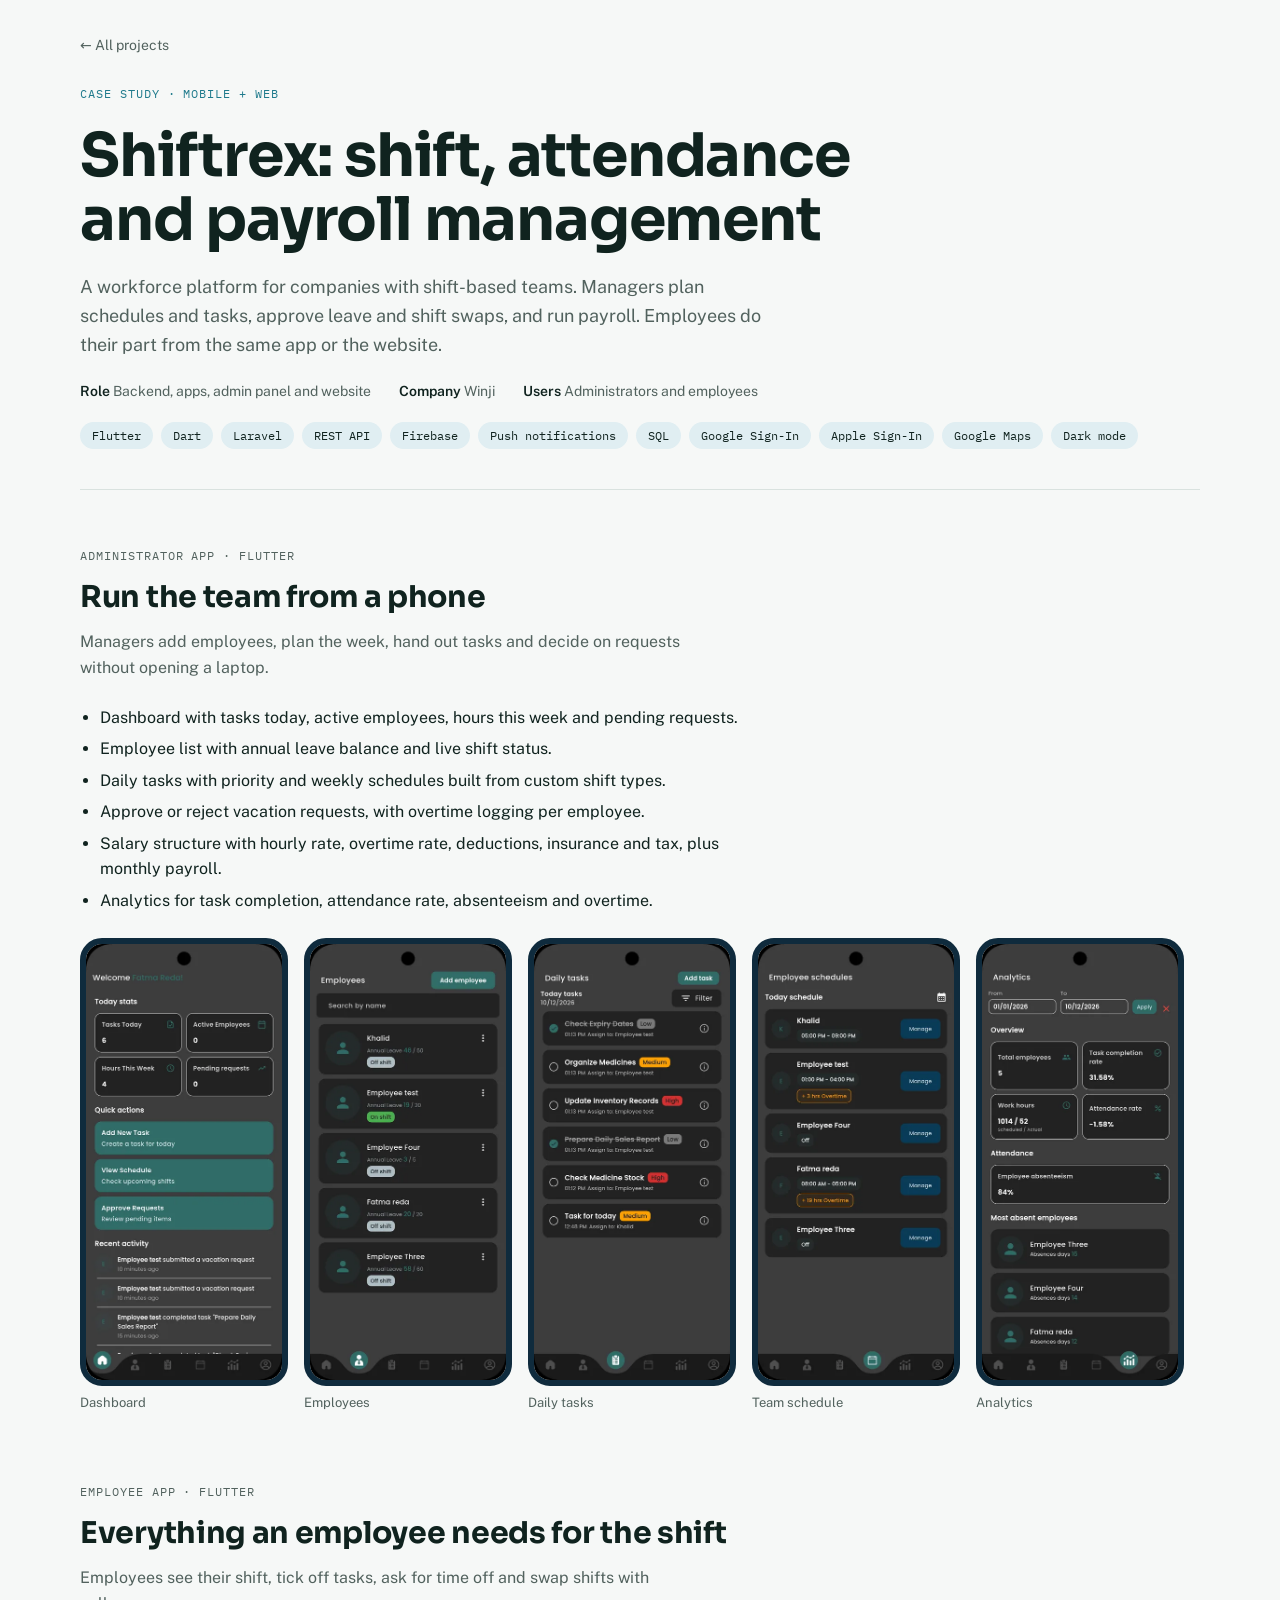
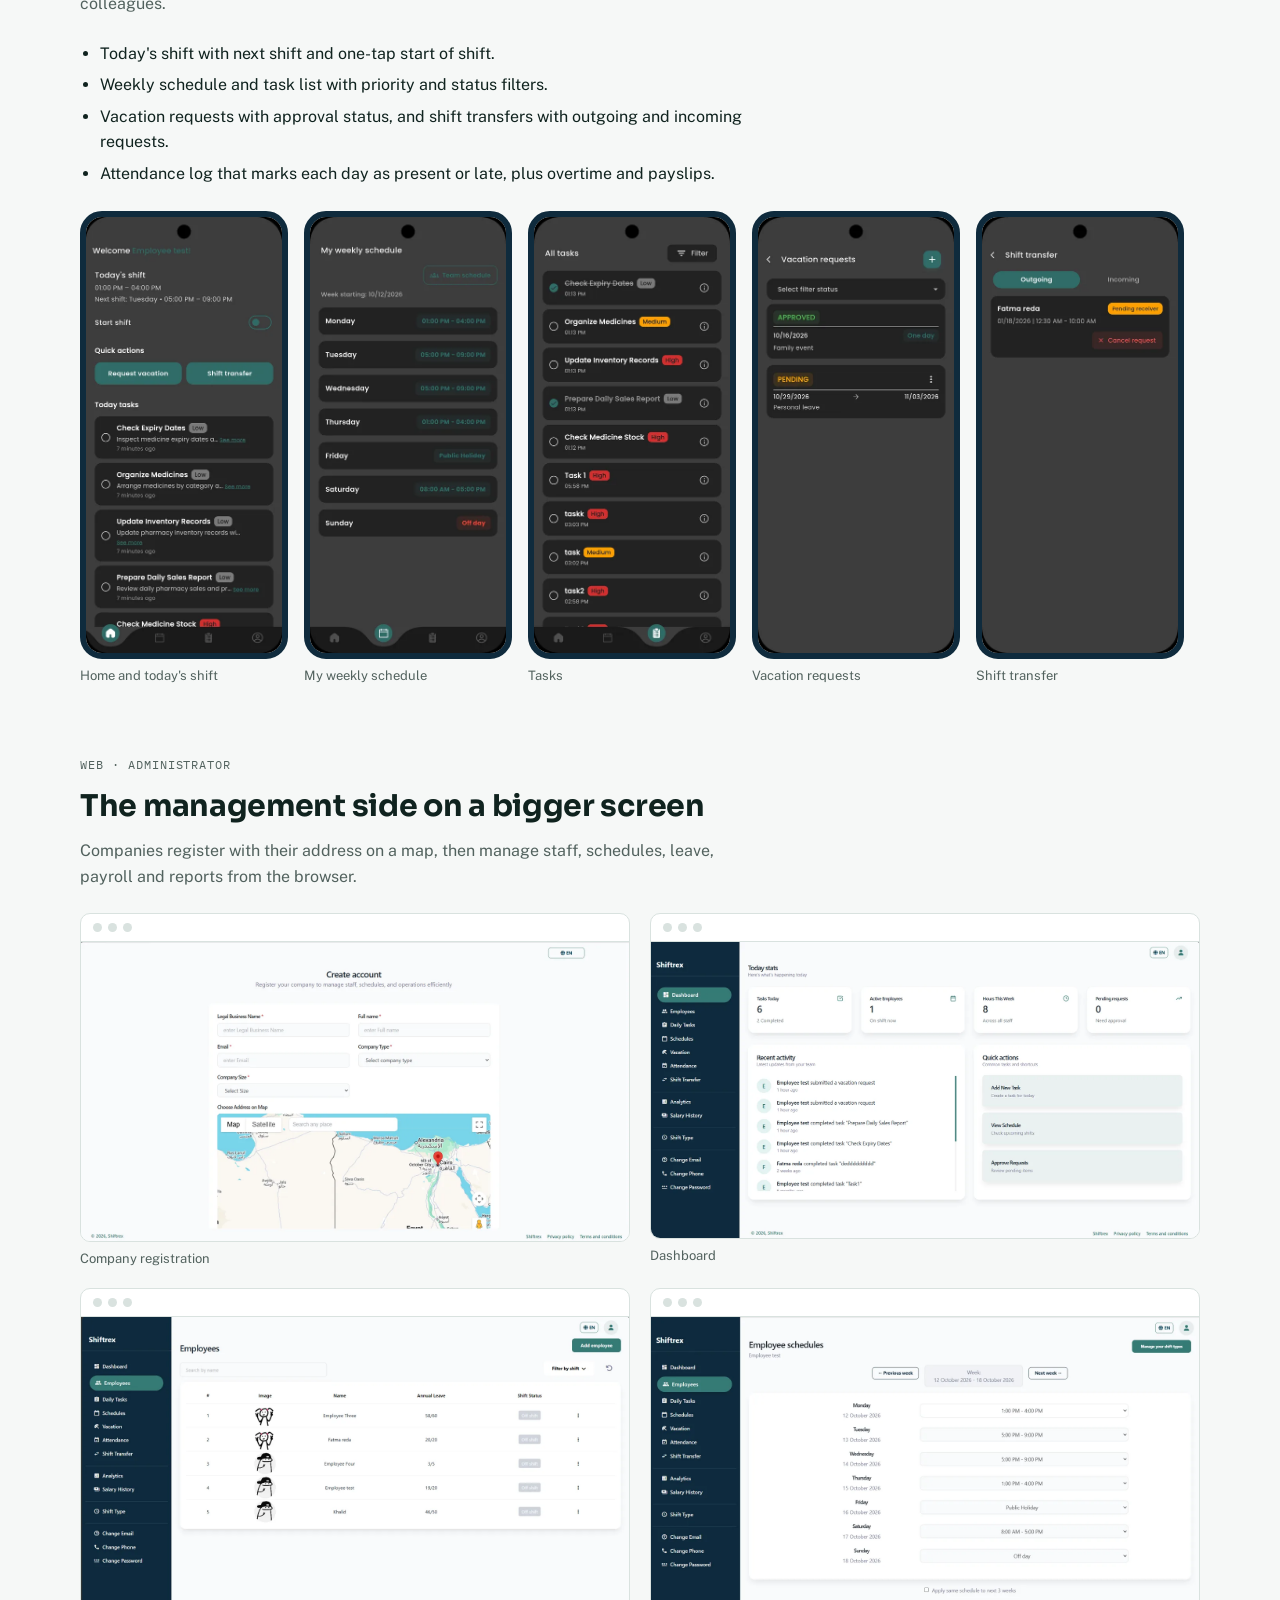
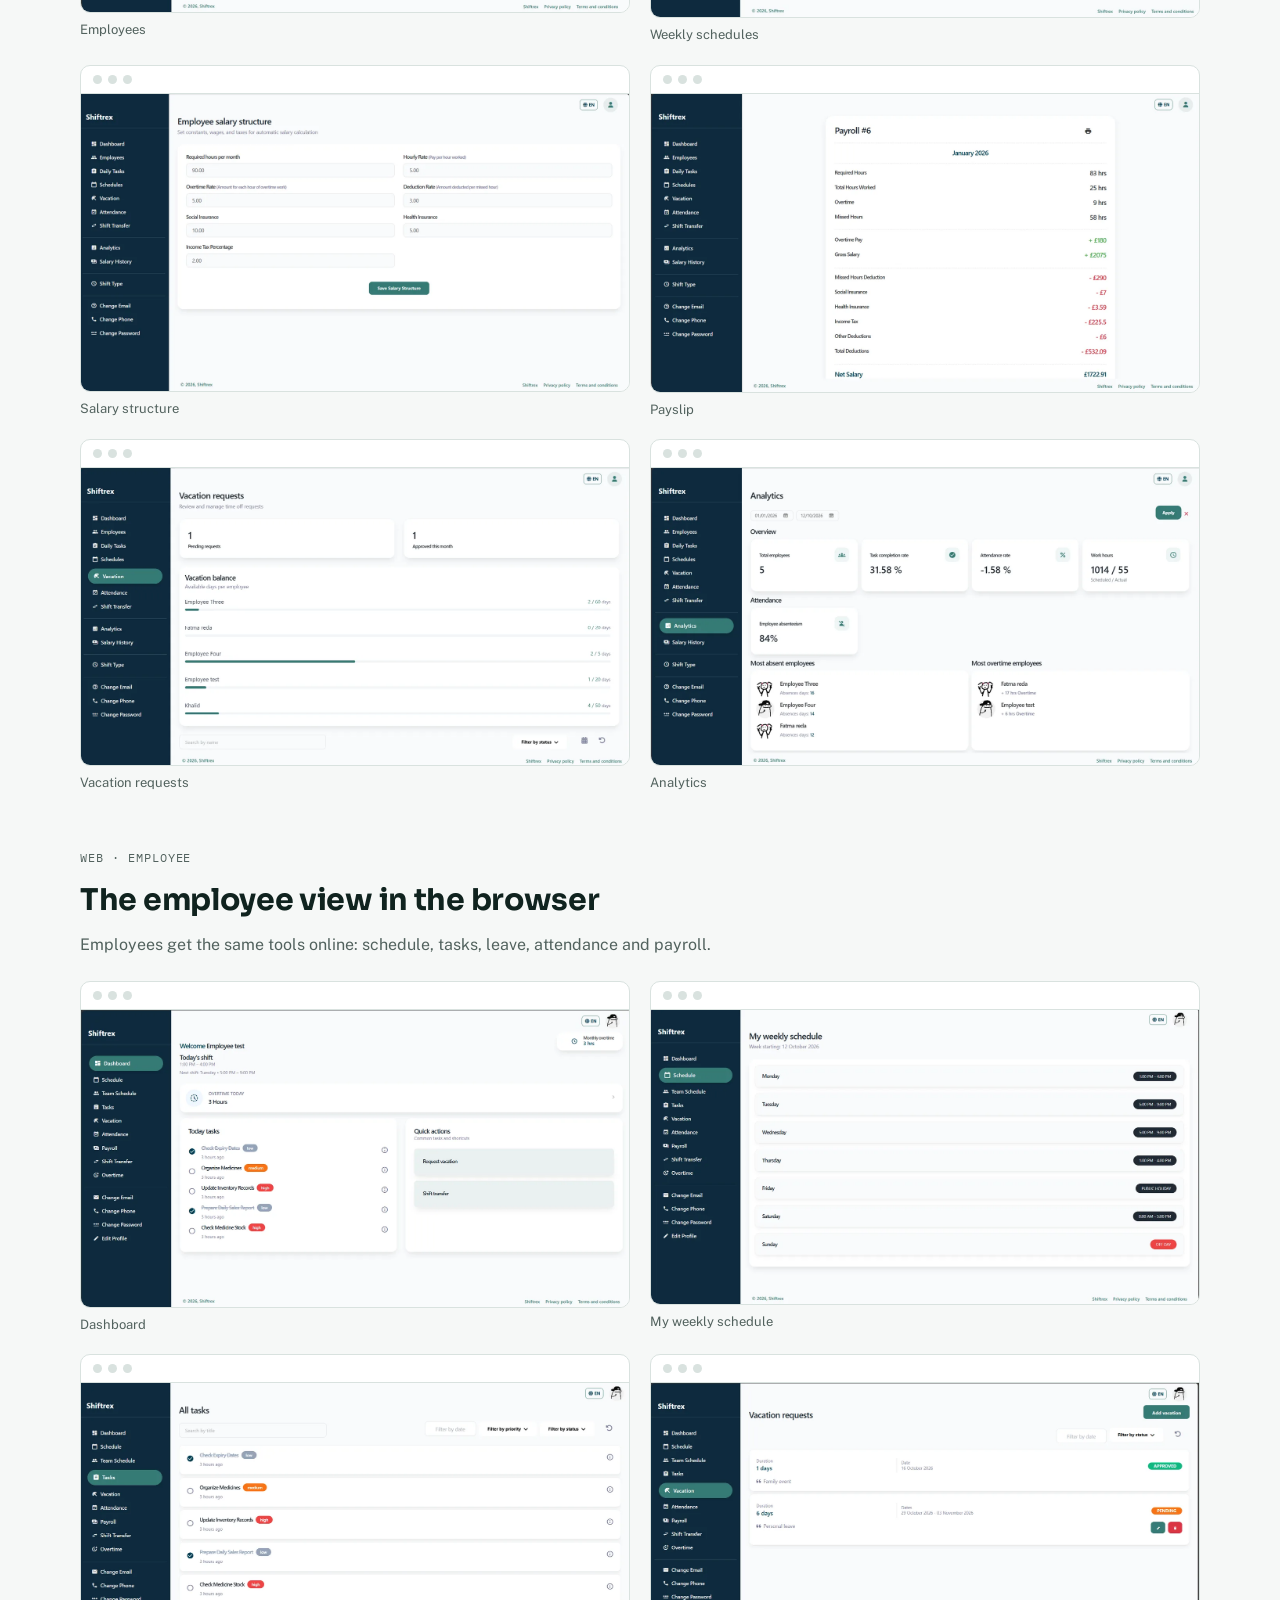
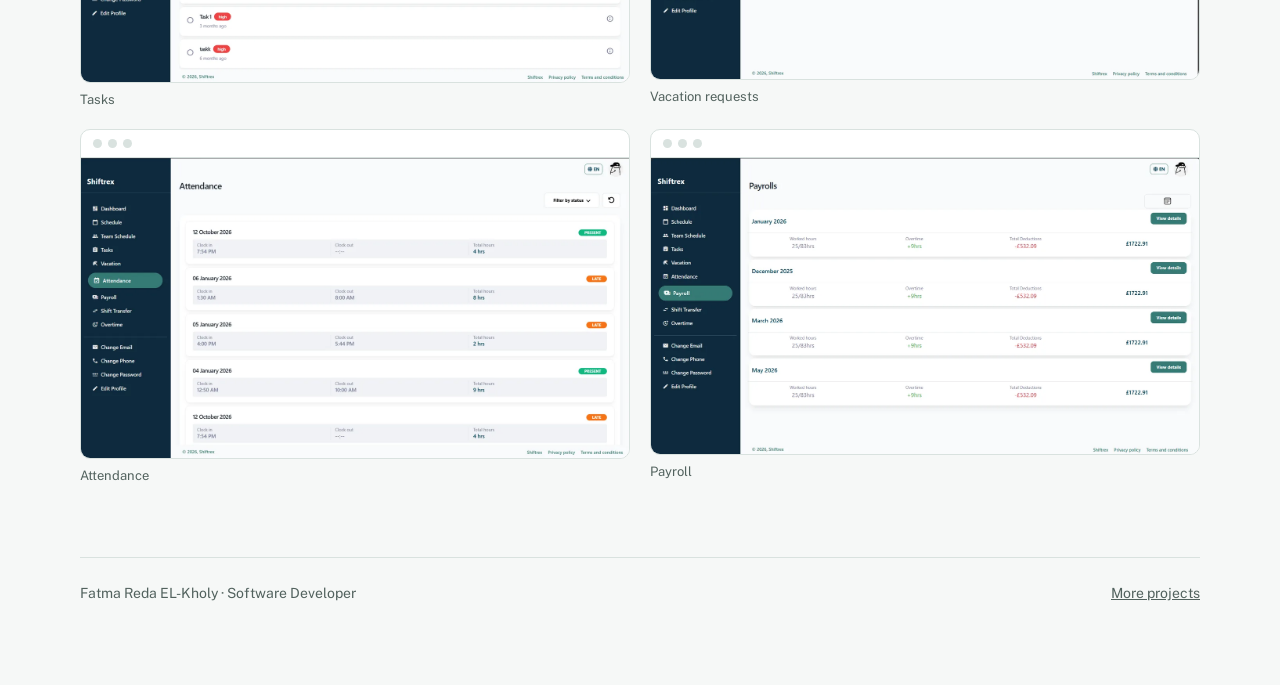
<file: shiftrex.html>
<!doctype html><html lang="en" data-project="shiftrex"><head><meta charset="utf-8"><meta name="viewport" content="width=device-width,initial-scale=1"><title>Shiftrex Case Study</title><link rel="stylesheet" href="https://fonts.googleapis.com/css2?family=Sora:wght@500;700&family=Public+Sans:wght@400;500;600&family=IBM+Plex+Mono:wght@400;500&display=swap"><link rel="stylesheet" href="style.css"></head><body><div class="wrap">
<a class="back" href="index.html">&larr; All projects</a>
<header><div class="kicker">Case study · Mobile + Web</div><h1>Shiftrex: shift, attendance and payroll management</h1><p class="lede">A workforce platform for companies with shift-based teams. Managers plan schedules and tasks, approve leave and shift swaps, and run payroll. Employees do their part from the same app or the website.</p><div class="meta"><span><b>Role</b> Backend, apps, admin panel and website</span><span><b>Company</b> Winji</span><span><b>Users</b> Administrators and employees</span></div><ul class="chips"><li>Flutter</li><li>Dart</li><li>Laravel</li><li>REST API</li><li>Firebase</li><li>Push notifications</li><li>SQL</li><li>Google Sign-In</li><li>Apple Sign-In</li><li>Google Maps</li><li>Dark mode</li></ul></header>
<section><div class="head"><span class="tag">Administrator app · Flutter</span><h2>Run the team from a phone</h2><p>Managers add employees, plan the week, hand out tasks and decide on requests without opening a laptop.</p></div><ul class="pts"><li>Dashboard with tasks today, active employees, hours this week and pending requests.</li><li>Employee list with annual leave balance and live shift status.</li><li>Daily tasks with priority and weekly schedules built from custom shift types.</li><li>Approve or reject vacation requests, with overtime logging per employee.</li><li>Salary structure with hourly rate, overtime rate, deductions, insurance and tax, plus monthly payroll.</li><li>Analytics for task completion, attendance rate, absenteeism and overtime.</li></ul><div class="strip" tabindex="0" aria-label="Administrator app screenshots"><figure class="phone"><img src="img/shiftrex/aa1.webp" alt="Administrator dashboard" loading="lazy"><figcaption>Dashboard</figcaption></figure><figure class="phone"><img src="img/shiftrex/aa2.webp" alt="Employee list" loading="lazy"><figcaption>Employees</figcaption></figure><figure class="phone"><img src="img/shiftrex/aa3.webp" alt="Daily tasks" loading="lazy"><figcaption>Daily tasks</figcaption></figure><figure class="phone"><img src="img/shiftrex/aa4.webp" alt="Employee schedules" loading="lazy"><figcaption>Team schedule</figcaption></figure><figure class="phone"><img src="img/shiftrex/aa5.webp" alt="Analytics" loading="lazy"><figcaption>Analytics</figcaption></figure><figure class="phone"><img src="img/shiftrex/aa6.webp" alt="Pending vacation requests" loading="lazy"><figcaption>Pending requests</figcaption></figure><figure class="phone"><img src="img/shiftrex/aa7.webp" alt="Salary structure" loading="lazy"><figcaption>Salary structure</figcaption></figure><figure class="phone"><img src="img/shiftrex/aa8.webp" alt="Payroll" loading="lazy"><figcaption>Payroll</figcaption></figure></div></section><section><div class="head"><span class="tag">Employee app · Flutter</span><h2>Everything an employee needs for the shift</h2><p>Employees see their shift, tick off tasks, ask for time off and swap shifts with colleagues.</p></div><ul class="pts"><li>Today&#x27;s shift with next shift and one-tap start of shift.</li><li>Weekly schedule and task list with priority and status filters.</li><li>Vacation requests with approval status, and shift transfers with outgoing and incoming requests.</li><li>Attendance log that marks each day as present or late, plus overtime and payslips.</li></ul><div class="strip" tabindex="0" aria-label="Employee app screenshots"><figure class="phone"><img src="img/shiftrex/ae1.webp" alt="Employee home with today&#x27;s shift" loading="lazy"><figcaption>Home and today&#x27;s shift</figcaption></figure><figure class="phone"><img src="img/shiftrex/ae2.webp" alt="Weekly schedule" loading="lazy"><figcaption>My weekly schedule</figcaption></figure><figure class="phone"><img src="img/shiftrex/ae3.webp" alt="All tasks" loading="lazy"><figcaption>Tasks</figcaption></figure><figure class="phone"><img src="img/shiftrex/ae4.webp" alt="Vacation requests" loading="lazy"><figcaption>Vacation requests</figcaption></figure><figure class="phone"><img src="img/shiftrex/ae5.webp" alt="Shift transfer" loading="lazy"><figcaption>Shift transfer</figcaption></figure><figure class="phone"><img src="img/shiftrex/ae6.webp" alt="Attendance" loading="lazy"><figcaption>Attendance</figcaption></figure><figure class="phone"><img src="img/shiftrex/ae7.webp" alt="Overtime" loading="lazy"><figcaption>Overtime</figcaption></figure><figure class="phone"><img src="img/shiftrex/ae8.webp" alt="Payroll details" loading="lazy"><figcaption>Payslip</figcaption></figure></div></section><section><div class="head"><span class="tag">Web · Administrator</span><h2>The management side on a bigger screen</h2><p>Companies register with their address on a map, then manage staff, schedules, leave, payroll and reports from the browser.</p></div><div class="grid"><figure class="shot"><div class="frame"><i><span></span><span></span><span></span></i><img src="img/shiftrex/wa1.webp" alt="Company registration with map" loading="lazy"></div><figcaption>Company registration</figcaption></figure><figure class="shot"><div class="frame"><i><span></span><span></span><span></span></i><img src="img/shiftrex/wa2.webp" alt="Dashboard" loading="lazy"></div><figcaption>Dashboard</figcaption></figure><figure class="shot"><div class="frame"><i><span></span><span></span><span></span></i><img src="img/shiftrex/wa3.webp" alt="Employees" loading="lazy"></div><figcaption>Employees</figcaption></figure><figure class="shot"><div class="frame"><i><span></span><span></span><span></span></i><img src="img/shiftrex/wa4.webp" alt="Employee schedules" loading="lazy"></div><figcaption>Weekly schedules</figcaption></figure><figure class="shot"><div class="frame"><i><span></span><span></span><span></span></i><img src="img/shiftrex/wa5.webp" alt="Salary structure" loading="lazy"></div><figcaption>Salary structure</figcaption></figure><figure class="shot"><div class="frame"><i><span></span><span></span><span></span></i><img src="img/shiftrex/wa6.webp" alt="Payslip" loading="lazy"></div><figcaption>Payslip</figcaption></figure><figure class="shot"><div class="frame"><i><span></span><span></span><span></span></i><img src="img/shiftrex/wa7.webp" alt="Vacation requests" loading="lazy"></div><figcaption>Vacation requests</figcaption></figure><figure class="shot"><div class="frame"><i><span></span><span></span><span></span></i><img src="img/shiftrex/wa8.webp" alt="Analytics" loading="lazy"></div><figcaption>Analytics</figcaption></figure></div></section><section><div class="head"><span class="tag">Web · Employee</span><h2>The employee view in the browser</h2><p>Employees get the same tools online: schedule, tasks, leave, attendance and payroll.</p></div><div class="grid"><figure class="shot"><div class="frame"><i><span></span><span></span><span></span></i><img src="img/shiftrex/we1.webp" alt="Employee dashboard" loading="lazy"></div><figcaption>Dashboard</figcaption></figure><figure class="shot"><div class="frame"><i><span></span><span></span><span></span></i><img src="img/shiftrex/we2.webp" alt="Weekly schedule" loading="lazy"></div><figcaption>My weekly schedule</figcaption></figure><figure class="shot"><div class="frame"><i><span></span><span></span><span></span></i><img src="img/shiftrex/we3.webp" alt="Tasks" loading="lazy"></div><figcaption>Tasks</figcaption></figure><figure class="shot"><div class="frame"><i><span></span><span></span><span></span></i><img src="img/shiftrex/we4.webp" alt="Vacation requests" loading="lazy"></div><figcaption>Vacation requests</figcaption></figure><figure class="shot"><div class="frame"><i><span></span><span></span><span></span></i><img src="img/shiftrex/we5.webp" alt="Attendance" loading="lazy"></div><figcaption>Attendance</figcaption></figure><figure class="shot"><div class="frame"><i><span></span><span></span><span></span></i><img src="img/shiftrex/we6.webp" alt="Payroll" loading="lazy"></div><figcaption>Payroll</figcaption></figure></div></section>
<footer><span>Fatma Reda EL-Kholy &middot; Software Developer</span><a href="index.html">More projects</a></footer></div></body></html>
</file>
<file: style.css>
/* Layout: one narrow text column, then galleries per product surface (phones in a scroll strip, browser frames in a grid). Brand colour is set per page via --brand. */
:root{
  --bg:#f6f8f7; --surface:#ffffff; --fg:#10231f; --muted:#52625e; --line:#d9e2df;
  --brand:#2f7a70; --brand-ink:#ffffff; --navy:#0f2d3a; --chip:#e4efec;
  --display:'Sora',system-ui,sans-serif; --body:'Public Sans',system-ui,sans-serif; --mono:'IBM Plex Mono',ui-monospace,monospace;
}
:root[data-project="greenbazaar"]{--brand:#2d7f55;--navy:#1d4a35;--chip:#e2f0e8}
:root[data-project="shiftrex"]{--brand:#1f7a8c;--navy:#0f2b3d;--chip:#e0eef2}
@media (prefers-color-scheme: dark){:root:not([data-theme="light"]){
  --bg:#0c1715; --surface:#12211e; --fg:#e8f1ee; --muted:#9ab0aa; --line:#243733; --brand:#5cc0b2; --brand-ink:#08201c; --navy:#0f2d3a; --chip:#1a2f2b; color-scheme:dark}
  :root[data-project="greenbazaar"]:not([data-theme="light"]){--brand:#6fcf97;--navy:#1d4a35;--chip:#16301f}
  :root[data-project="shiftrex"]:not([data-theme="light"]){--brand:#5cb8cc;--navy:#0f2b3d;--chip:#14303a}}
:root[data-theme="dark"]{--bg:#0c1715; --surface:#12211e; --fg:#e8f1ee; --muted:#9ab0aa; --line:#243733; --brand:#5cc0b2; --brand-ink:#08201c; --navy:#0f2d3a; --chip:#1a2f2b; color-scheme:dark}
:root[data-theme="dark"][data-project="greenbazaar"]{--brand:#6fcf97;--navy:#1d4a35;--chip:#16301f}
:root[data-theme="dark"][data-project="shiftrex"]{--brand:#5cb8cc;--navy:#0f2b3d;--chip:#14303a}
*{box-sizing:border-box}
html{background:var(--bg)}
body{margin:0;background:var(--bg);color:var(--fg);font-family:var(--body);font-size:16px;line-height:1.6;padding-inline:clamp(16px,5vw,64px);padding-block:32px 80px}
.wrap{max-width:1120px;margin-inline:auto}
a{color:inherit}
.back{display:inline-block;font-size:14px;color:var(--muted);text-decoration:none;margin-bottom:28px}
.back:hover{color:var(--brand)}
header{display:grid;grid-template-columns:minmax(0,1fr);gap:20px;padding-bottom:40px;border-bottom:1px solid var(--line)}
.kicker{font-family:var(--mono);font-size:12px;letter-spacing:.08em;text-transform:uppercase;color:var(--brand)}
h1{font-family:var(--display);font-weight:700;font-size:clamp(34px,6vw,60px);line-height:1.08;margin:0;text-wrap:balance;letter-spacing:-.02em}
.lede{font-size:18px;max-width:62ch;color:var(--muted);margin:0}
.meta{display:flex;flex-wrap:wrap;gap:8px 28px;font-size:14px;color:var(--muted)}
.meta b{color:var(--fg);font-weight:600}
.chips{display:flex;flex-wrap:wrap;gap:8px;margin:0;padding:0;list-style:none}
.chips li{background:var(--chip);border-radius:999px;padding:4px 12px;font-family:var(--mono);font-size:12px}
.link{display:inline-block;background:var(--brand);color:var(--brand-ink);text-decoration:none;font-weight:600;padding:10px 18px;border-radius:8px;width:fit-content}
.link:focus-visible,.strip:focus-visible,.card:focus-visible,.back:focus-visible{outline:3px solid var(--fg);outline-offset:2px}
section{padding-block:56px 0;display:grid;gap:24px;grid-template-columns:minmax(0,1fr)}
h2{font-family:var(--display);font-size:clamp(22px,3.4vw,30px);margin:0;letter-spacing:-.01em;text-wrap:balance}
.tag{font-family:var(--mono);font-size:12px;letter-spacing:.08em;text-transform:uppercase;color:var(--muted)}
.head{display:grid;gap:8px}
.head p{margin:0;max-width:64ch;color:var(--muted)}
ul.pts{margin:0;padding-left:20px;max-width:70ch;display:grid;gap:6px}
.strip{display:flex;gap:16px;overflow-x:auto;padding-bottom:14px;scroll-snap-type:x proximity}
.phone{flex:0 0 auto;width:208px;scroll-snap-align:start;margin:0}
.phone img{display:block;width:100%;height:auto;border-radius:22px;border:6px solid var(--navy);background:var(--surface)}
figcaption{font-size:13px;color:var(--muted);margin-top:8px;line-height:1.4}
.grid{display:grid;gap:20px;grid-template-columns:repeat(auto-fit,minmax(min(100%,420px),1fr))}
.shot{margin:0;min-width:0}
.frame{border:1px solid var(--line);border-radius:10px;overflow:hidden;background:var(--surface)}
.frame i{display:flex;gap:6px;padding:9px 12px;border-bottom:1px solid var(--line)}
.frame i span{width:9px;height:9px;border-radius:50%;background:var(--line)}
.frame img{display:block;width:100%;height:auto}
footer{margin-top:72px;padding-top:24px;border-top:1px solid var(--line);font-size:14px;color:var(--muted);display:flex;flex-wrap:wrap;gap:8px 24px;justify-content:space-between}
/* home */
.projects{display:grid;gap:24px;grid-template-columns:repeat(auto-fit,minmax(min(100%,460px),1fr));padding-top:40px}
.card{display:grid;grid-template-rows:auto 1fr;text-decoration:none;border:1px solid var(--line);border-radius:14px;overflow:hidden;background:var(--surface);min-width:0}
.card:hover{border-color:var(--brand)}
.cover{display:flex;gap:12px;padding:18px 18px 0;background:var(--chip);align-items:flex-end;height:260px;overflow:hidden}
.cover img{display:block;border-radius:10px 10px 0 0;border:1px solid var(--line);background:var(--surface);height:auto}
.cover .wide{width:72%;flex:0 0 auto}
.cover .tall{width:22%;flex:0 0 auto;border:4px solid var(--navy);border-bottom:0;border-radius:14px 14px 0 0}
.card .body{display:grid;gap:10px;padding:20px 22px 24px;align-content:start}
.card h3{font-family:var(--display);font-size:22px;margin:0;letter-spacing:-.01em}
.card p{margin:0;color:var(--muted)}
.card[data-project="greenbazaar"]{--brand:#2d7f55;--chip:#e2f0e8;--navy:#1d4a35}
.card[data-project="roadash"]{--brand:#2f7a70;--chip:#e4efec;--navy:#0f2d3a}
.card[data-project="shiftrex"]{--brand:#1f7a8c;--chip:#e0eef2;--navy:#0f2b3d}
@media (prefers-color-scheme: dark){:root:not([data-theme="light"]) .card[data-project="greenbazaar"]{--brand:#6fcf97;--chip:#16301f}:root:not([data-theme="light"]) .card[data-project="roadash"]{--brand:#5cc0b2;--chip:#1a2f2b}}
:root[data-theme="dark"] .card[data-project="greenbazaar"]{--brand:#6fcf97;--chip:#16301f}
:root[data-theme="dark"] .card[data-project="roadash"]{--brand:#5cc0b2;--chip:#1a2f2b}
@media (prefers-color-scheme: dark){:root:not([data-theme="light"]) .card[data-project="shiftrex"]{--brand:#5cb8cc;--chip:#14303a}}
:root[data-theme="dark"] .card[data-project="shiftrex"]{--brand:#5cb8cc;--chip:#14303a}
.card .more{font-weight:600;color:var(--brand)}
.stack{display:flex;flex-wrap:wrap;gap:8px 24px;margin:0;padding:0;list-style:none;font-family:var(--mono);font-size:13px;color:var(--muted)}
.apps-title{padding-top:56px}
.apps{display:grid;gap:20px;grid-template-columns:repeat(auto-fit,minmax(min(100%,320px),1fr));padding-top:20px}
.app{border:1px solid var(--line);border-radius:14px;background:var(--surface);padding:22px;display:grid;gap:10px;align-content:start;min-width:0}
.app h3{font-family:var(--display);font-size:20px;margin:0;letter-spacing:-.01em}
.app p{margin:0;color:var(--muted)}
.app .kind{font-family:var(--mono);font-size:12px;letter-spacing:.08em;text-transform:uppercase;color:var(--brand)}
.stores{display:flex;flex-wrap:wrap;gap:10px;padding-top:6px}
.stores a{display:inline-block;border:1px solid var(--brand);color:var(--brand);text-decoration:none;font-weight:600;font-size:14px;padding:8px 14px;border-radius:8px}
.stores a:hover{background:var(--brand);color:var(--brand-ink)}
.stores a:focus-visible{outline:3px solid var(--fg);outline-offset:2px}
.stats{display:flex;flex-wrap:wrap;gap:12px 40px;margin:0}
.stats div{display:grid;gap:0}
.stats b{font-family:var(--display);font-size:clamp(28px,4vw,40px);line-height:1.1;color:var(--brand);letter-spacing:-.02em}
.stats span{font-size:14px;color:var(--muted)}
.skills{display:grid;gap:10px}
.skill{display:grid;grid-template-columns:110px minmax(0,1fr);gap:8px 16px;align-items:start}
.skill-label{font-family:var(--mono);font-size:12px;letter-spacing:.08em;text-transform:uppercase;color:var(--muted);padding-top:5px}
@media (max-width:520px){.skill{grid-template-columns:minmax(0,1fr)}.skill-label{padding-top:0}}
</file>
